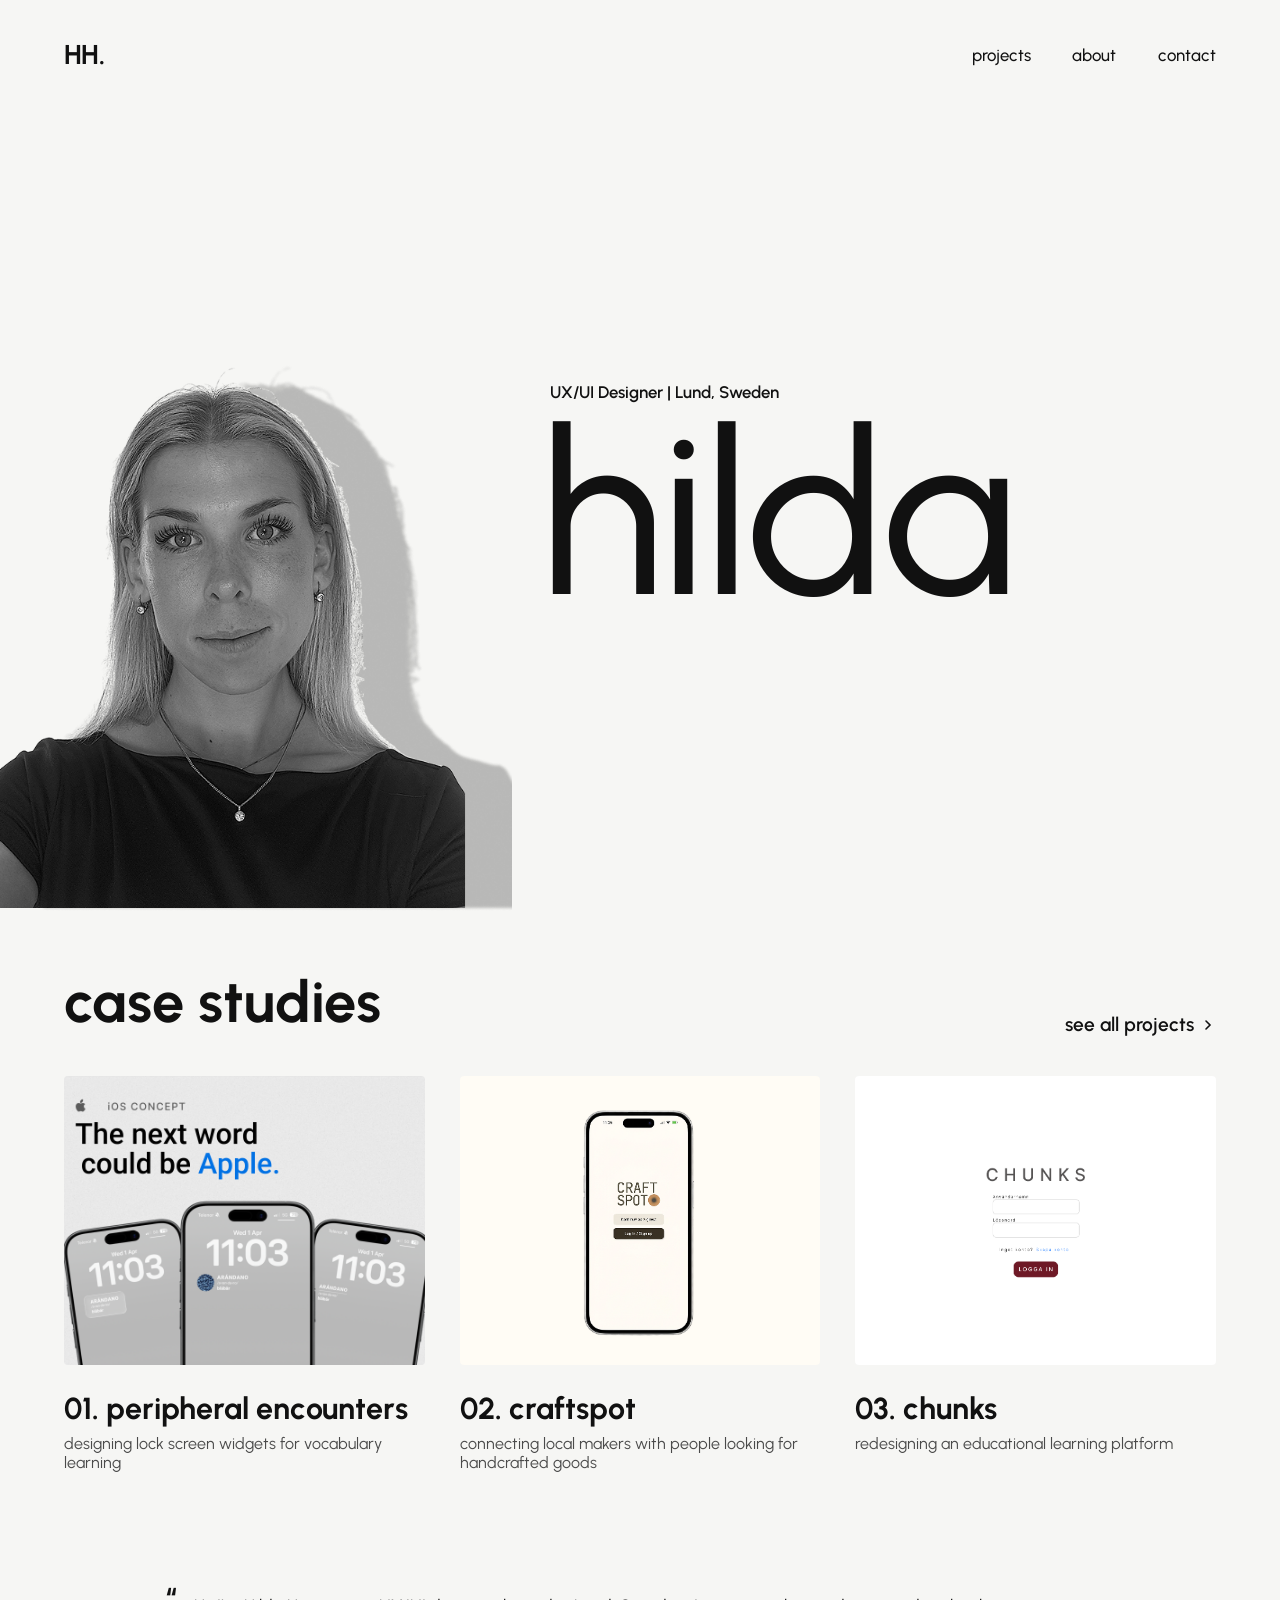
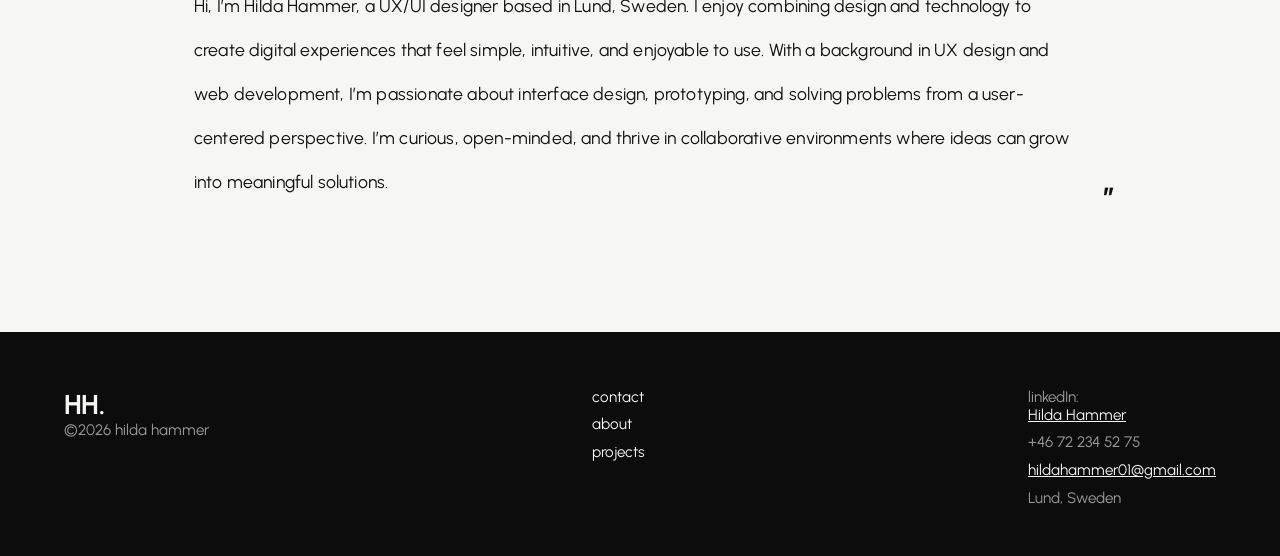
<file: index.html>
<!DOCTYPE html>
<html lang="en">
<head>
<meta charset="UTF-8">
<meta name="viewport" content="width=device-width, initial-scale=1.0">
<title>Hilda Hammer — UX/UI Designer</title>
<link rel="stylesheet" href="style.css">
<style>
     :root{
    --pad: 5vw;
  }

    main.wrap{
    max-width: none;
  }

  .site-header{
    padding-left: 5vw;
    padding-right: 5vw;
  }

  .hero{
    display: flex;
    align-items: flex-end;
    min-height: calc(100vh - 60px);
    gap: 3vw;
    margin-top: 0;

    width: 100vw;
    margin-left: calc(-50vw + 50%);
    padding-right: var(--pad);
  }
  .hero-photo{
    width: 40vw;
    aspect-ratio: 4/5;
    object-fit: cover;
    filter: grayscale(100%);
    align-self: flex-end;
  }
  .hero-copy .eyebrow{ margin-bottom: .5rem; }
  .hero-copy h1{
    font-family: var(--font-display);
    font-weight: 450;
    font-size: clamp(7rem, 18vw, 18rem);
    line-height: .9;
    margin: 0 0 0 -0.05em;
    letter-spacing: -0.01em;
  }

  .hero-copy{
    flex: 1;
    align-self: center;
  } 

  .section-head{
    display: flex;
    align-items: flex-end;
    justify-content: space-between;
    margin: 3.5rem 0 2.5rem;
    flex-wrap: wrap;
    gap: 1rem;
  }
  .section-head h2{
    font-family: var(--font-display);
    font-weight: 700;
    font-size: clamp(2.6rem, 5vw, 3.6rem);
    margin: 0;
  }

    .case-grid{
    display: grid;
    grid-template-columns: repeat(3, 1fr);
    gap: 2.2rem;
  }
  .case-card img{
    width: 100%;
    aspect-ratio: 4/3.2;
    object-fit: cover;
    border-radius: 4px;
    background: var(--card-bg);
    margin-bottom: 1.6rem;
  }
  .case-card h3{
    font-family: var(--font-display);
    font-weight: 700;
    font-size: 1.9rem;
    margin: 0 0 .4rem;
  }
  .case-card p{ margin: 0; color: var(--muted); }
  .case-card{ transition: opacity .15s ease; }
  .case-card:hover{ opacity: .82; }

  .intro-quote{
    margin: 7rem auto 2rem;
    max-width: 950px;
  }
    .intro-quote p{
    position: relative;
    font-size: 1.1rem;
    line-height: 2.5;
    letter-spacing: 0.01em;
    margin: 0;
    padding: 0 1.8rem;
  }
  .intro-quote p::before,
  .intro-quote p::after{
    content: "\201C";
    position: absolute;
    font-family: var(--font-display);
    font-weight: 700;
    font-size: 1.8rem;
    line-height: 1;
  }
  .intro-quote p::before{
    left: 0;
    top: 0;
  }
  .intro-quote p::after{
    right: 0;
    bottom: 0.3rem;
    transform: rotate(180deg);
  }

  @media (max-width: 760px){
    .hero{ flex-direction: column; align-items: center; min-height: auto; gap: 2rem; padding-right: 0; }
    .hero-photo{ width: 100%; aspect-ratio: 4/4.2; align-self: center; }    .case-grid{ grid-template-columns: 1fr; gap: 3rem; }
  }
</style>
</head>
<body>

<header class="site-header">
  <a href="index.html" class="logo">HH.</a>
  <button class="nav-toggle" aria-label="Toggle menu"><span></span><span></span><span></span></button>
  <nav class="nav">
    <a href="projects.html">projects</a>
    <a href="about.html">about</a>
    <a href="contact.html">contact</a>
  </nav>
</header>

<main class="wrap">

  <section class="hero">
<img class="hero-photo" src="images/me.png" alt="Portrait of Hilda Hammer">    <div class="hero-copy">
      <p class="eyebrow">UX/UI Designer | Lund, Sweden</p>
      <h1 class="dalmatian-text">hilda</h1>  
    </div>
  </section>

  <div class="section-head">
    <h2>case studies</h2>
    <a class="link-arrow" href="projects.html">
      see all projects
      <svg viewBox="0 0 24 24" fill="none" stroke="currentColor" stroke-width="2.4" stroke-linecap="round"><path d="M9 6l6 6-6 6"/></svg>
    </a>
  </div>

  <div class="case-grid">
    <a class="case-card" href="project-peripheral-encounters.html">
      <img src="images/mockup.png" alt="Peripheral Encounters project preview">
      <h3>01. peripheral encounters</h3>
      <p>designing lock screen widgets for vocabulary learning</p>
    </a>
    <a class="case-card" href="project-craftspot.html">
      <img src="images/craftspot/craftspot-logo.png" alt="CraftSpot project preview">
      <h3>02. craftspot</h3>
      <p>connecting local makers with people looking for handcrafted goods</p>
    </a>

        <a class="case-card" href="project-chunks.html">
      <img src="images/chunks/login.png" alt="Chunks project preview">
      <h3>03. chunks</h3>
      <p>redesigning an educational learning platform</p>
    </a>
  </div>

    <div class="intro-quote">
    <p>
      Hi, I’m Hilda Hammer, a UX/UI designer based in Lund, Sweden. 
      I enjoy combining design and technology to create digital experiences that feel simple, intuitive, and enjoyable to use. 
      With a background in UX design and web development, I’m passionate about interface design, prototyping, and solving problems from a user-centered perspective. 
      I’m curious, open-minded, and thrive in collaborative environments where ideas can grow into meaningful solutions.

    </p>
  </div>

</main>

<footer class="site-footer">
  <div class="footer-grid">
    <div class="footer-brand">
      <a href="index.html" class="logo">HH.</a>
      <p>©2026 hilda hammer</p>
    </div>
    <div class="footer-col">
      <a href="contact.html">contact</a>
      <a href="about.html">about</a>
      <a href="projects.html">projects</a>
    </div>
    <div class="footer-col">
      <p>linkedIn: <a class="footer-underline" href="https://www.linkedin.com/in/hildahammer" target="_blank" rel="noopener">Hilda Hammer</a></p>
      <p>+46 72 234 52 75</p>
      <p><a class="footer-underline" href="mailto:hildahammer01@gmail.com">hildahammer01@gmail.com</a></p>
      <p>Lund, Sweden</p>
    </div>
  </div>
</footer>

<script src="script.js"></script>
</body>
</html>
</file>
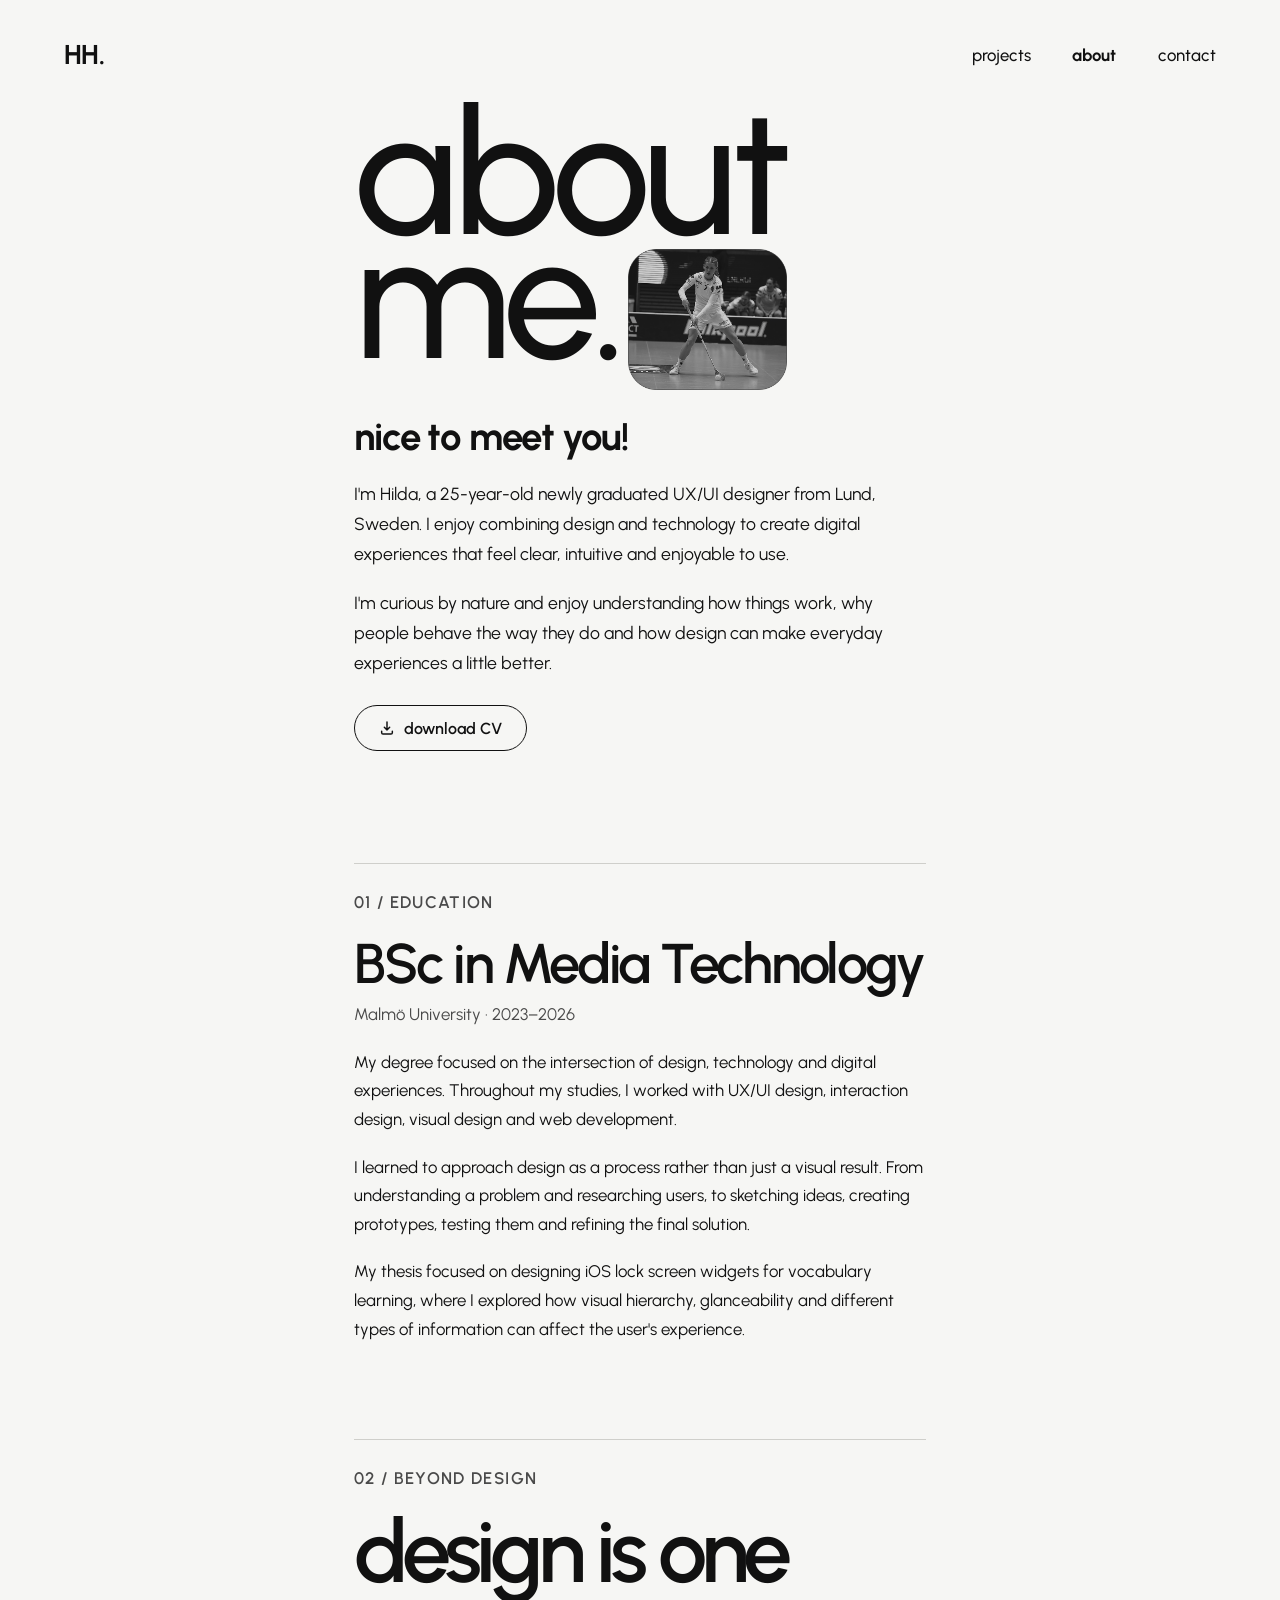
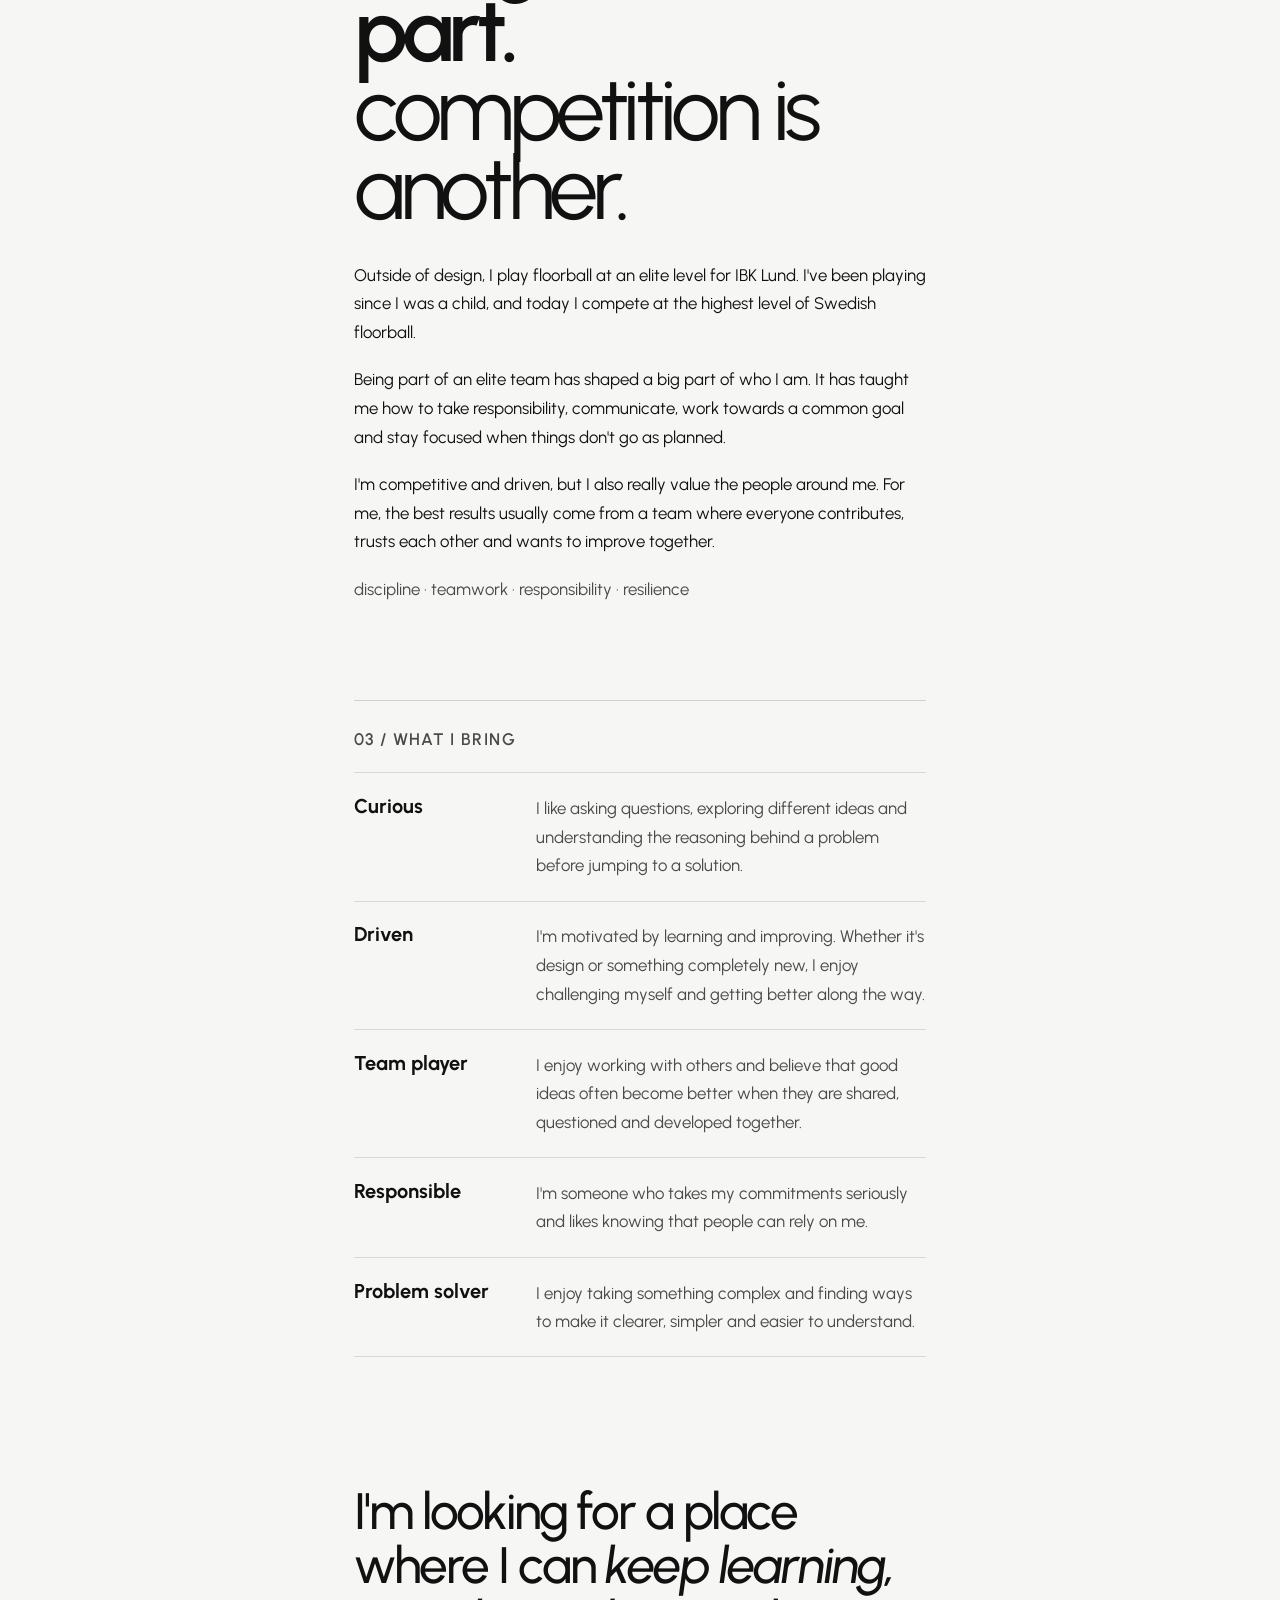
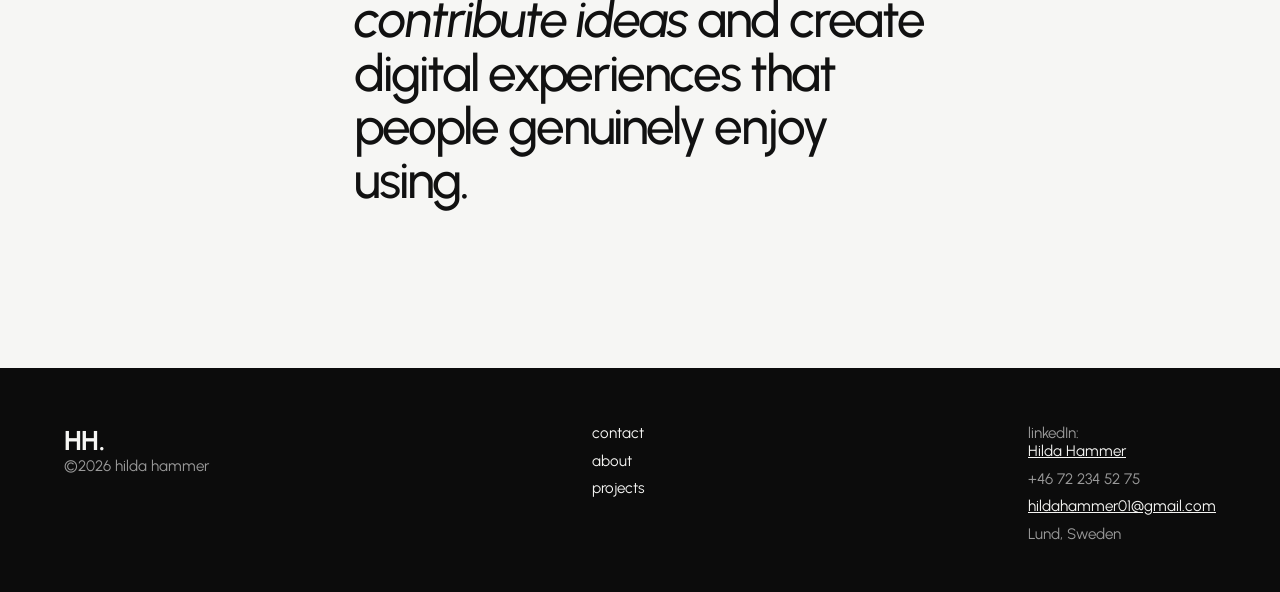
<file: about.html>
<!DOCTYPE html>
<html lang="en">
<head>
<meta charset="UTF-8">
<meta name="viewport" content="width=device-width, initial-scale=1.0">

<title>About — Hilda Hammer</title>

<link rel="stylesheet" href="style.css">

<style>

  /* ---------- ABOUT PAGE ---------- */
.about-hero {
  position: relative;
}

.page-title {
  font-family: var(--font-display);
  font-weight: 500;
  font-size: clamp(7rem, 15vw, 11rem);
  line-height: .7;
  letter-spacing: -0.03em;
  margin: 2.5rem 0 3.5rem;
  position: relative;
  width: fit-content;
}

.about-image {
  position: absolute;
  top: 0.78em;
  left: 100%;
  margin-left: -0.9em;
  width: 0.9em;
}

.about-image img {
  width: 100%;
  aspect-ratio: 219 / 195;
  border-radius: 0.14em;
  object-fit: cover;
  display: block;
}


  /* ---------- INTRO ---------- */

  .about-intro{
    margin-bottom: 7rem;
  }

  .about-intro h2{
    font-family: var(--font-display);
    font-weight: 700;
    font-size: clamp(1.9rem, 3.4vw, 2.4rem);
    margin: 0 0 1.2rem;
    letter-spacing: -0.03em;
  }

  .about-intro p{
    font-size: 1.1rem;
    line-height: 1.7;
    margin: 0 0 1.2rem;
  }


  /* ---------- SECTIONS ---------- */

  .about-section{
    border-top: 1px solid #cfcfcb;
    padding-top: 1.5rem;
    margin-bottom: 6rem;
  }

  .section-label{
    font-size: .85rem;
    text-transform: uppercase;
    letter-spacing: .08em;
    font-weight: 600;
    color: var(--muted);
    margin: 0 0 2rem;
  }


  /* ---------- STUDIES ---------- */

  .study-title{
    font-family: var(--font-display);
    font-size: clamp(2.2rem, 5vw, 3.5rem);
    line-height: 1;
    letter-spacing: -0.04em;
    font-weight: 600;
    margin: 0 0 .5rem;
  }

  .study-meta{
    font-size: 1rem;
    color: var(--muted);
    margin: 0 0 2rem;
  }

  .about-section p{
    font-size: 1.05rem;
    line-height: 1.7;
    margin: 0 0 1.2rem;
  }


  /* ---------- FLOORBALL ---------- */

  .floorball-heading{
    font-family: var(--font-display);
    font-size: clamp(3rem, 8vw, 5.5rem);
    line-height: .9;
    letter-spacing: -0.06em;
    font-weight: 600;
    margin: 0 0 2rem;
  }

  .floorball-heading span{
    display: block;
    font-weight: 400;
  }

  .floorball-note{
    font-size: .9rem;
    color: var(--muted);
    margin-top: 2rem;
  }


  /* ---------- QUALITIES ---------- */

  .qualities{
    display: flex;
    flex-direction: column;
  }

  .quality{
    display: grid;
    grid-template-columns: 150px 1fr;
    gap: 2rem;
    padding: 1.3rem 0;
    border-bottom: 1px solid #d8d8d4;
  }

  .quality:first-child{
    border-top: 1px solid #d8d8d4;
  }

  .quality h3{
    font-family: var(--font-display);
    font-size: 1.25rem;
    font-weight: 700;
    margin: 0;
  }

  .quality p{
    margin: 0 !important;
    color: var(--muted);
  }


  /* ---------- FINAL STATEMENT ---------- */

  .about-final{
    margin: 8rem 0 2rem;
    padding-bottom: 2rem;
  }

  .about-final p{
    font-family: var(--font-display);
    font-size: clamp(2rem, 5vw, 3.2rem);
    line-height: 1.05;
    letter-spacing: -0.04em;
    font-weight: 500;
    margin: 0;
  }

  .about-final span{
    font-style: italic;
  }


  /* ---------- MOBILE ---------- */

  @media (max-width: 760px){

    .about-page{
      max-width: 100%;
    }

    .about-hero{
      /* image scales automatically with title font-size via em units */
    }

    .about-image{
      width: 1.6em;
    }

    .about-intro{
      margin-bottom: 5rem;
    }

    .about-section{
      margin-bottom: 5rem;
    }

    .quality{
      grid-template-columns: 1fr;
      gap: .4rem;
    }

    .floorball-heading{
      font-size: clamp(3.5rem, 16vw, 5rem);
    }

    .about-final{
      margin-top: 6rem;
    }

  }

</style>
</head>


<body>

<header class="site-header">

  <a href="index.html" class="logo">HH.</a>

  <button class="nav-toggle" aria-label="Toggle menu">
    <span></span>
    <span></span>
    <span></span>
  </button>

  <nav class="nav">
    <a href="projects.html">projects</a>
    <a href="about.html" class="active">about</a>
    <a href="contact.html">contact</a>
  </nav>

</header>


<main class="wrap about-page">


  <!-- ---------- TITLE ---------- -->

  <div class="about-hero">
  <h1 class="page-title">
    about<br>me.
    <span class="about-image">
      <img src="images/innebandy.png" alt="Hilda playing floorball">
    </span>
  </h1>
</div>


  <!-- ---------- INTRO ---------- -->

  <section class="about-intro">

    <h2>nice to meet you!</h2>

    <p>
      I'm Hilda, a 25-year-old newly graduated UX/UI designer
      from Lund, Sweden. I enjoy combining design and technology
      to create digital experiences that feel clear, intuitive
      and enjoyable to use.
    </p>

    <p>
      I'm curious by nature and enjoy understanding how things
      work, why people behave the way they do and how design can
      make everyday experiences a little better.
    </p>

    <a class="btn-cv" href="cv.pdf" target="_blank" rel="noopener">

      <svg viewBox="0 0 24 24"
           fill="none"
           stroke="currentColor"
           stroke-width="2.2"
           stroke-linecap="round"
           stroke-linejoin="round">

        <path d="M12 3v12m0 0l-4-4m4 4l4-4M4 17v2a2 2 0 002 2h12a2 2 0 002-2v-2"/>

      </svg>

      download CV

    </a>

  </section>



  <!-- ---------- EDUCATION ---------- -->

  <section class="about-section">

    <p class="section-label">01 / education</p>

    <h2 class="study-title">
      BSc in Media Technology
    </h2>

    <p class="study-meta">
      Malmö University · 2023–2026
    </p>

    <p>
      My degree focused on the intersection of design, technology
      and digital experiences. Throughout my studies, I worked with
      UX/UI design, interaction design, visual design and web
      development.
    </p>

    <p>
      I learned to approach design as a process rather than just
      a visual result. From understanding a problem and researching
      users, to sketching ideas, creating prototypes, testing them
      and refining the final solution.
    </p>

    <p>
      My thesis focused on designing iOS lock screen widgets for
      vocabulary learning, where I explored how visual hierarchy,
      glanceability and different types of information can affect
      the user's experience.
    </p>

  </section>



  <!-- ---------- FLOORBALL ---------- -->

  <section class="about-section">

    <p class="section-label">02 / beyond design</p>

    <h2 class="floorball-heading">
      design is one part.
      <span>competition is another.</span>
    </h2>

    <p>
      Outside of design, I play floorball at an elite level for
      IBK Lund. I've been playing since I was a child, and today
      I compete at the highest level of Swedish floorball.
    </p>

    <p>
      Being part of an elite team has shaped a big part of who I am.
      It has taught me how to take responsibility, communicate,
      work towards a common goal and stay focused when things
      don't go as planned.
    </p>

    <p>
      I'm competitive and driven, but I also really value the
      people around me. For me, the best results usually come from
      a team where everyone contributes, trusts each other and
      wants to improve together.
    </p>

    <p class="floorball-note">
      discipline · teamwork · responsibility · resilience
    </p>

  </section>



  <!-- ---------- QUALITIES ---------- -->

  <section class="about-section">

    <p class="section-label">03 / what I bring</p>

    <div class="qualities">

      <div class="quality">

        <h3>Curious</h3>

        <p>
          I like asking questions, exploring different ideas and
          understanding the reasoning behind a problem before
          jumping to a solution.
        </p>

      </div>


      <div class="quality">

        <h3>Driven</h3>

        <p>
          I'm motivated by learning and improving. Whether it's
          design or something completely new, I enjoy challenging
          myself and getting better along the way.
        </p>

      </div>


      <div class="quality">

        <h3>Team player</h3>

        <p>
          I enjoy working with others and believe that good ideas
          often become better when they are shared, questioned
          and developed together.
        </p>

      </div>


      <div class="quality">

        <h3>Responsible</h3>

        <p>
          I'm someone who takes my commitments seriously and likes
          knowing that people can rely on me.
        </p>

      </div>


      <div class="quality">

        <h3>Problem solver</h3>

        <p>
          I enjoy taking something complex and finding ways to make
          it clearer, simpler and easier to understand.
        </p>

      </div>

    </div>

  </section>



  <!-- ---------- FINAL ---------- -->

  <section class="about-final">

    <p>
      I'm looking for a place where I can
      <span>keep learning, contribute ideas</span>
      and create digital experiences that
      people genuinely enjoy using.
    </p>

  </section>


</main>



<footer class="site-footer">

  <div class="footer-grid">

    <div class="footer-brand">

      <a href="index.html" class="logo">HH.</a>

      <p>©2026 hilda hammer</p>

    </div>


    <div class="footer-col">

      <a href="contact.html">contact</a>
      <a href="about.html">about</a>
      <a href="projects.html">projects</a>

    </div>


    <div class="footer-col">

      <p>
        linkedIn:
        <a class="footer-underline"
           href="https://www.linkedin.com/in/hildahammer"
           target="_blank"
           rel="noopener">
          Hilda Hammer
        </a>
      </p>

      <p>+46 72 234 52 75</p>

      <p>
        <a class="footer-underline"
           href="mailto:hildahammer01@gmail.com">
          hildahammer01@gmail.com
        </a>
      </p>

      <p>Lund, Sweden</p>

    </div>

  </div>

</footer>


<script src="script.js"></script>

</body>
</html>
</file>
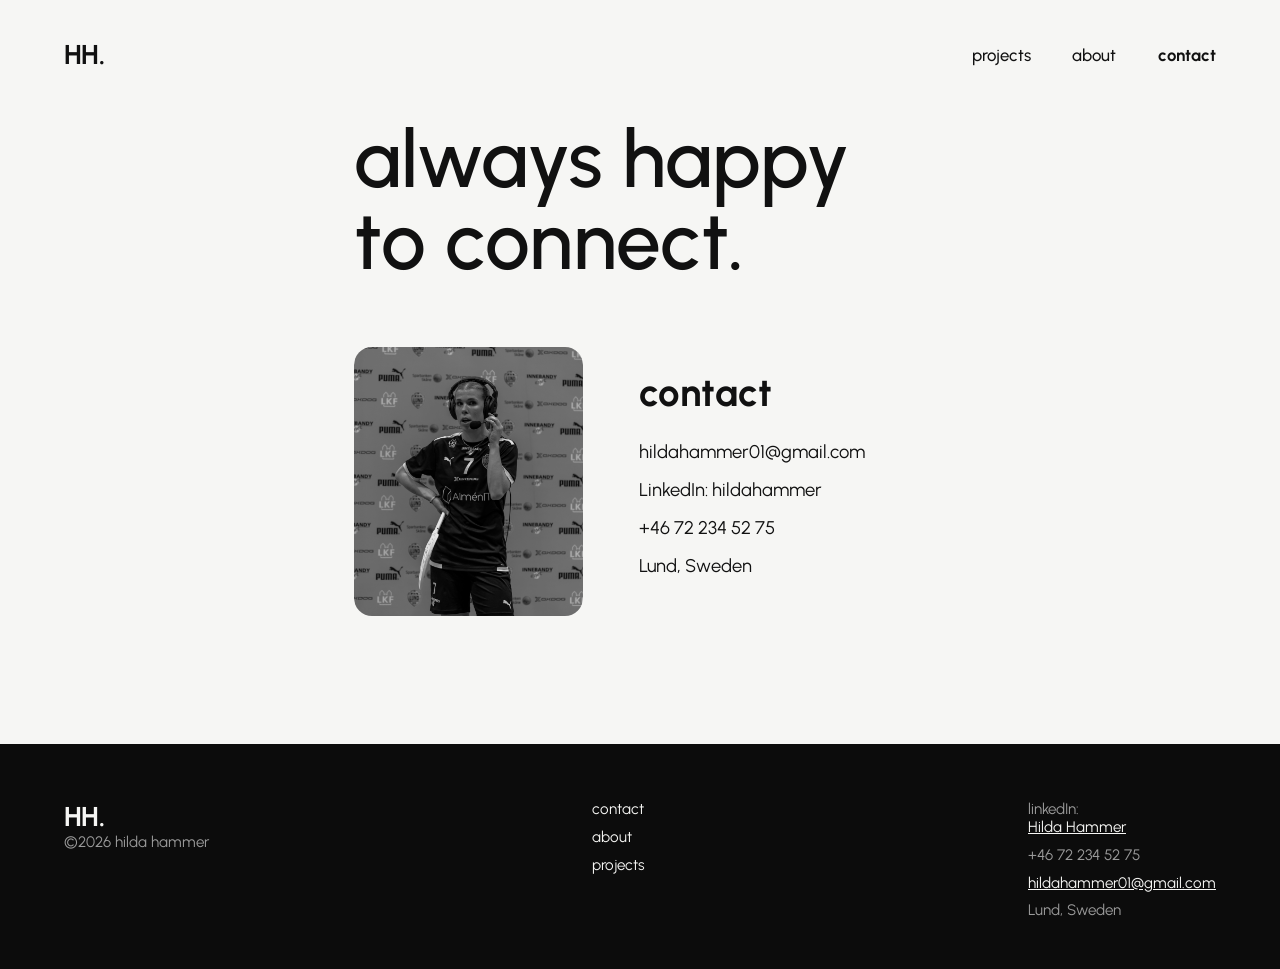
<file: contact.html>
<!DOCTYPE html>
<html lang="en">
<head>
<meta charset="UTF-8">
<meta name="viewport" content="width=device-width, initial-scale=1.0">
<title>Contact — Hilda Hammer</title>
<link rel="stylesheet" href="style.css">
<style>

  .contact-page{
    max-width: 700px;
    margin: 0 auto;
  }

  .page-title{
    font-family: var(--font-display);
    font-weight: 550;
    font-size: clamp(3rem, 7vw, 5rem);
    line-height: 1.02;
    margin: 3rem 0 4rem;
    max-width: 800px;
  }
  .contact-grid{
    display: grid;
    grid-template-columns: 0.8fr 1fr;
    gap: 3.5rem;
    align-items: center;
  }
  .contact-photo{
    width: 100%;
    max-width: 430px;
    border-radius: 18px;
    aspect-ratio: 0.85/1;
    object-fit: cover;
    filter: grayscale(100%);
  }
  .contact-info h2{
    font-family: var(--font-display);
    font-weight: 700;
    font-size: 2.4rem;
    margin: 0 0 1.6rem;
  }
  .contact-info p{
    font-size: 1.15rem;
    margin: 0 0 1rem;
  }
  .contact-info a:hover{ opacity: .7; }

  @media (max-width: 760px){
    .contact-grid{ grid-template-columns: 1fr; gap: 2.2rem; }
  }
</style>
</head>
<body>

<header class="site-header">
  <a href="index.html" class="logo">HH.</a>
  <button class="nav-toggle" aria-label="Toggle menu"><span></span><span></span><span></span></button>
    <nav class="nav">
      <a href="projects.html">projects</a>
      <a href="about.html">about</a>
      <a href="contact.html" class="active">contact</a>
  </nav>
</header>

<main class="wrap contact-page">
  <h1 class="page-title">always happy<br>to connect.</h1>

  <div class="contact-grid">
    <img class="contact-photo" src="images/contact.png" alt="Hilda at a floorball event">
    <div class="contact-info">
      <h2>contact</h2>
      <p><a href="mailto:hildahammer01@gmail.com">hildahammer01@gmail.com</a></p>
      <p>LinkedIn: <a href="https://www.linkedin.com/in/hildahammer" target="_blank" rel="noopener">hildahammer</a></p>
      <p><a href="tel:+46722345275">+46 72 234 52 75</a></p>
      <p>Lund, Sweden</p>
    </div>
  </div>
</main>

<footer class="site-footer">
  <div class="footer-grid">
    <div class="footer-brand">
        <a href="index.html" class="logo">HH.</a>
        <p>©2026 hilda hammer</p>
    </div>
    <div class="footer-col">
      <a href="contact.html">contact</a>
      <a href="about.html">about</a>
      <a href="projects.html">projects</a>
    </div>
    <div class="footer-col">
      <p>linkedIn: <a class="footer-underline" href="https://www.linkedin.com/in/hildahammer" target="_blank" rel="noopener">Hilda Hammer</a></p>
      <p>+46 72 234 52 75</p>
      <p><a class="footer-underline" href="mailto:hildahammer01@gmail.com">hildahammer01@gmail.com</a></p>
      <p>Lund, Sweden</p>
    </div>
  </div>
</footer>

<script src="script.js"></script>
</body>
</html>
</file>
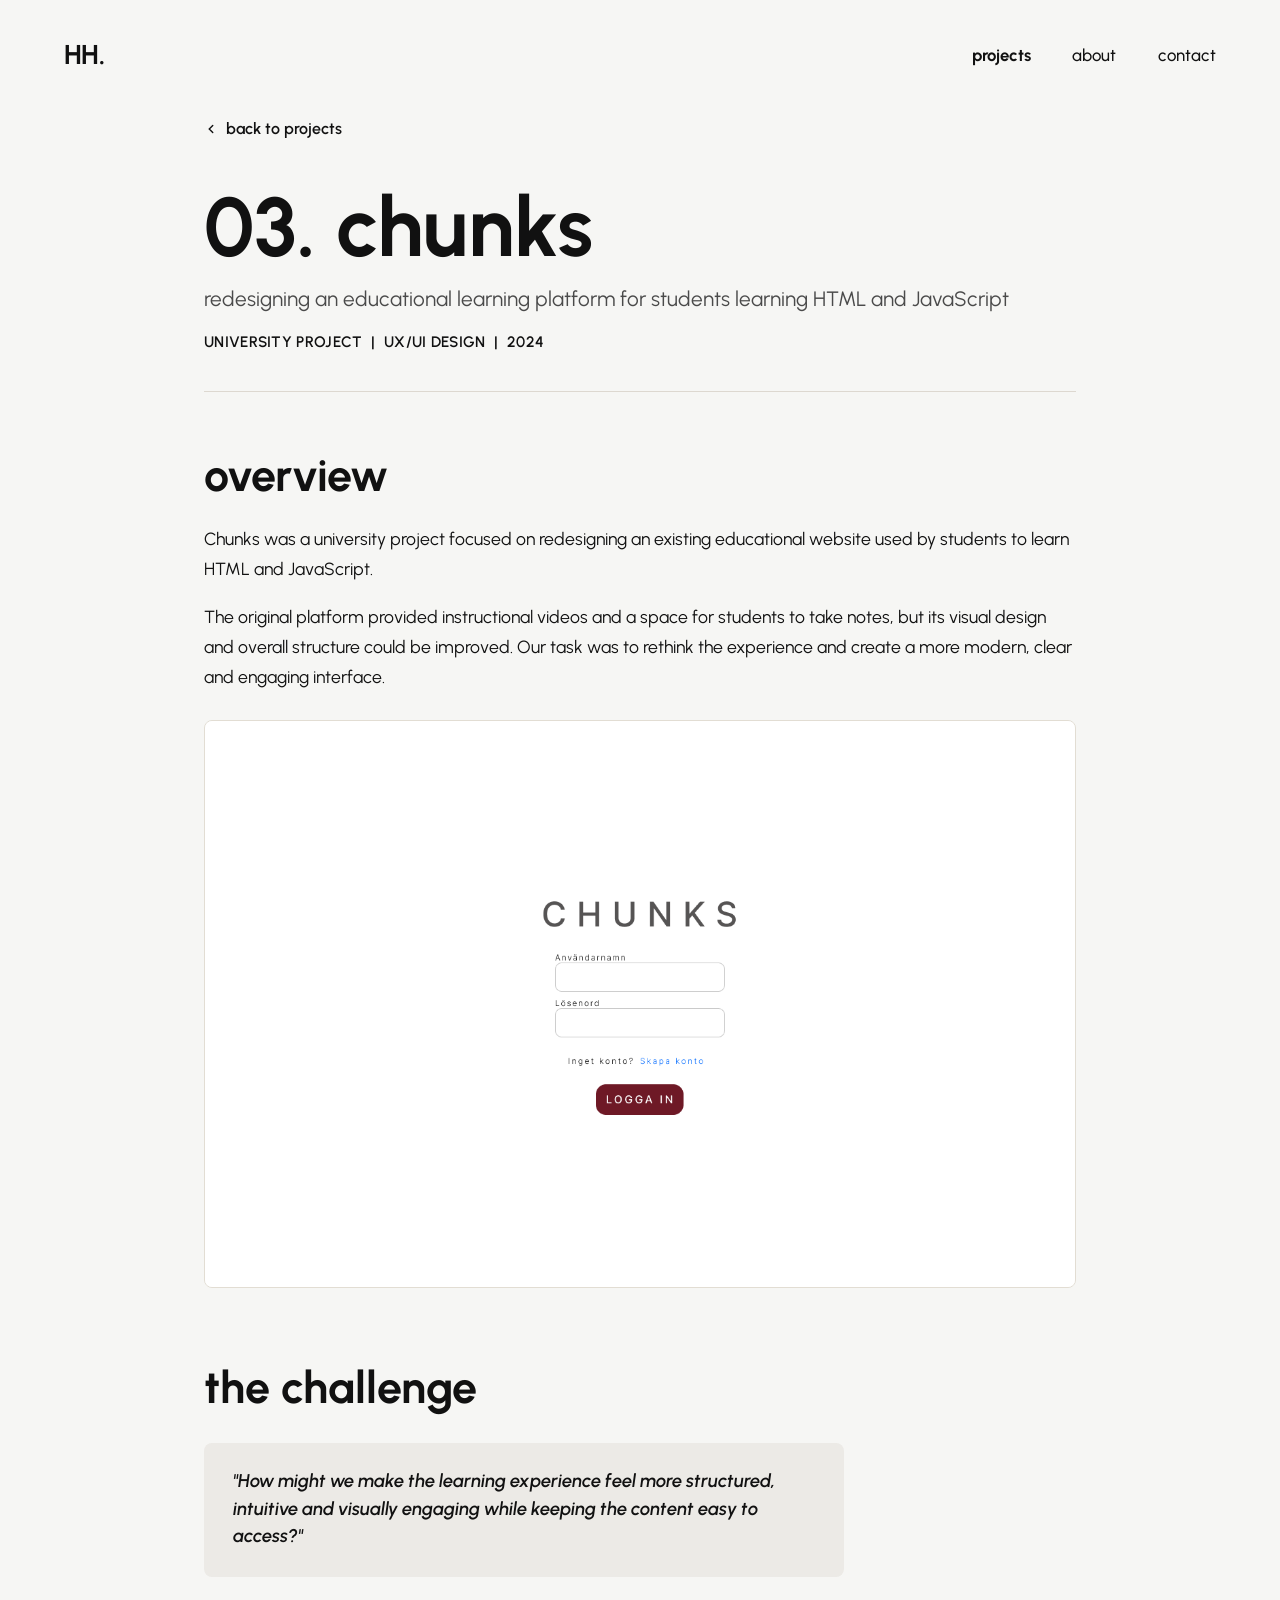
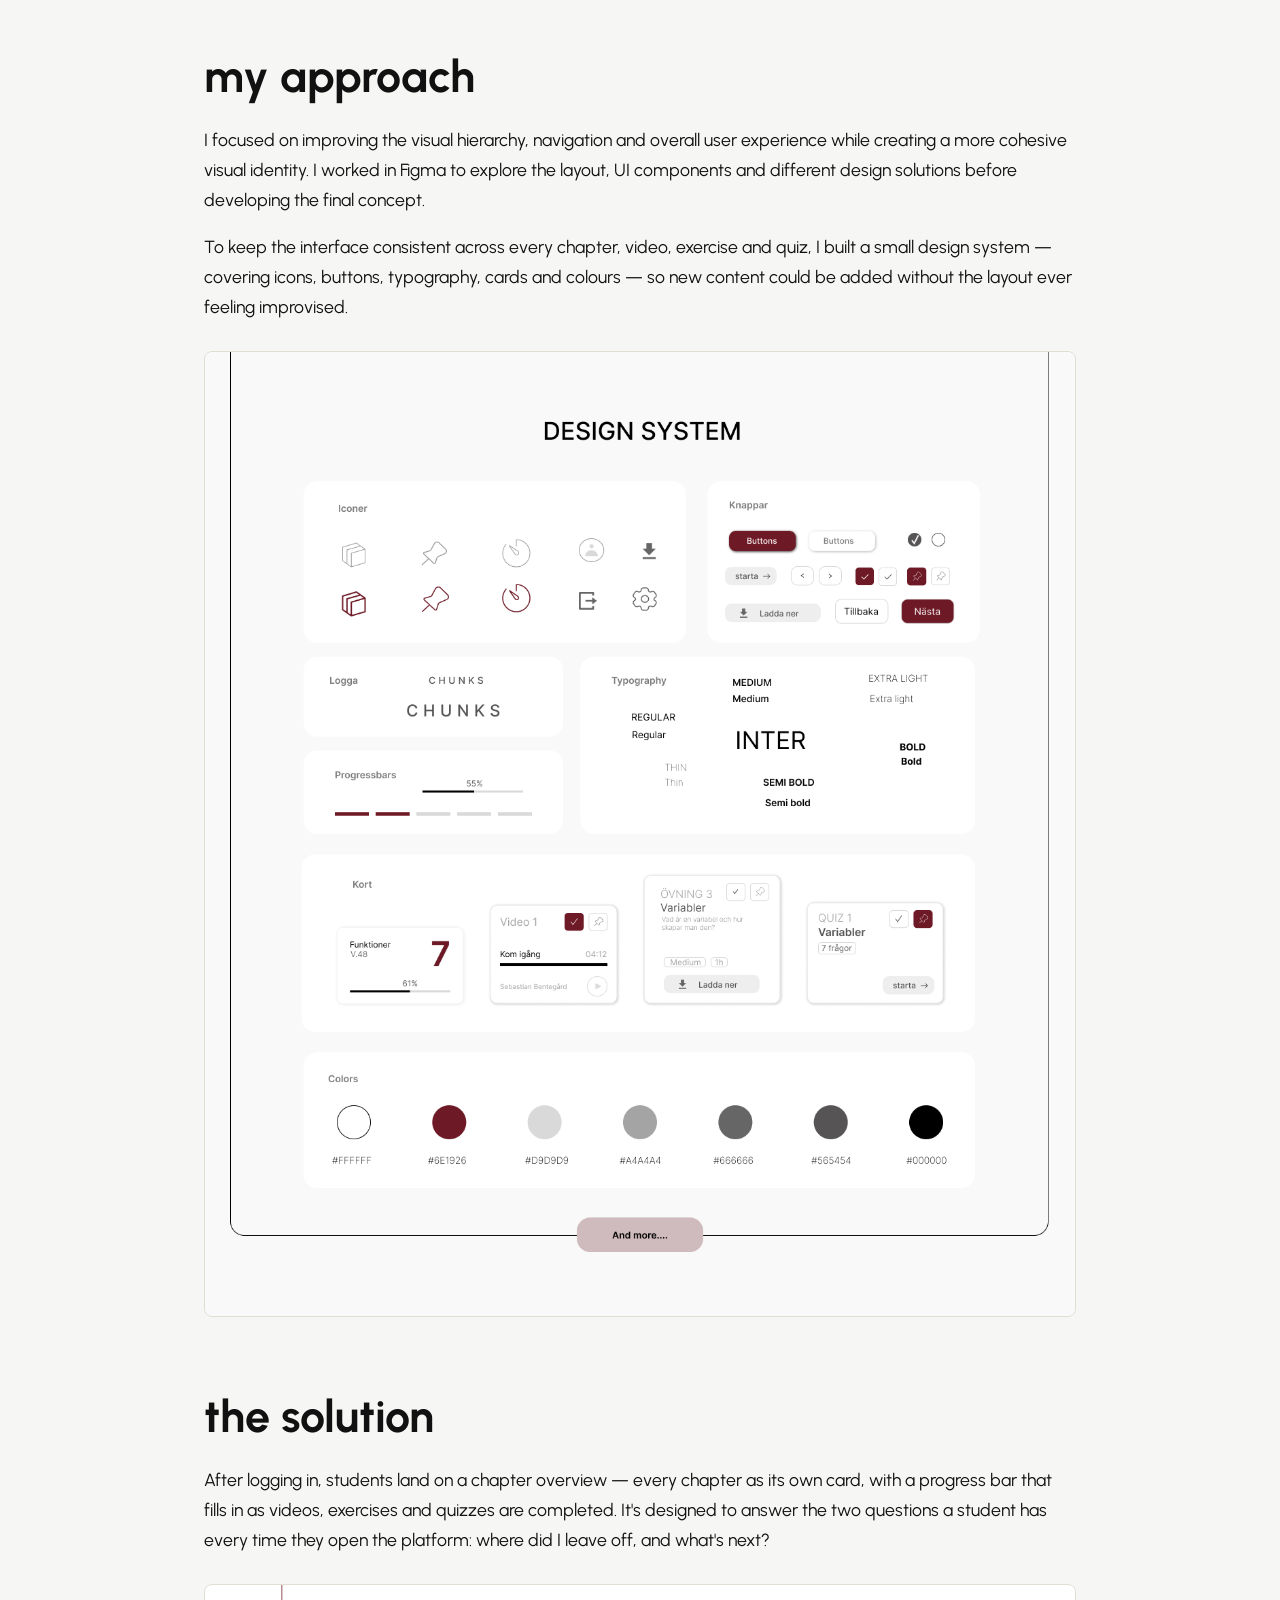
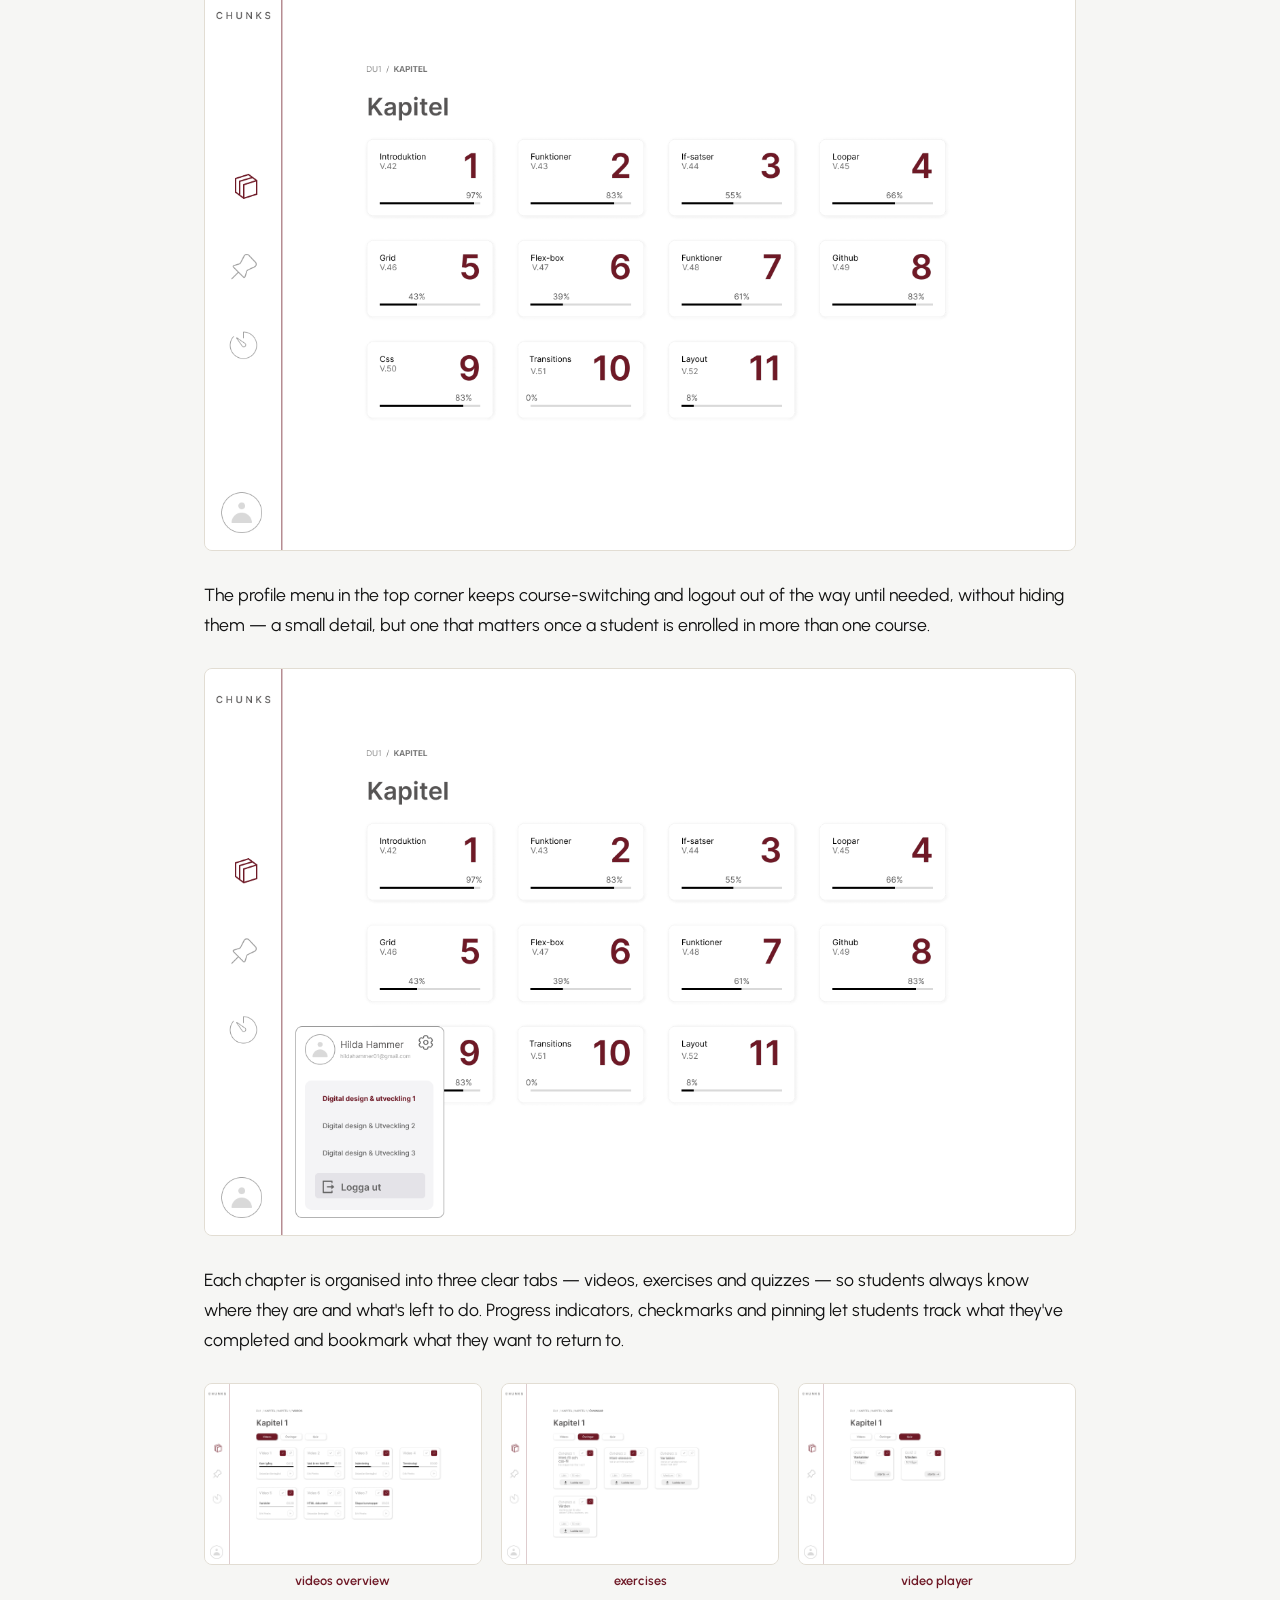
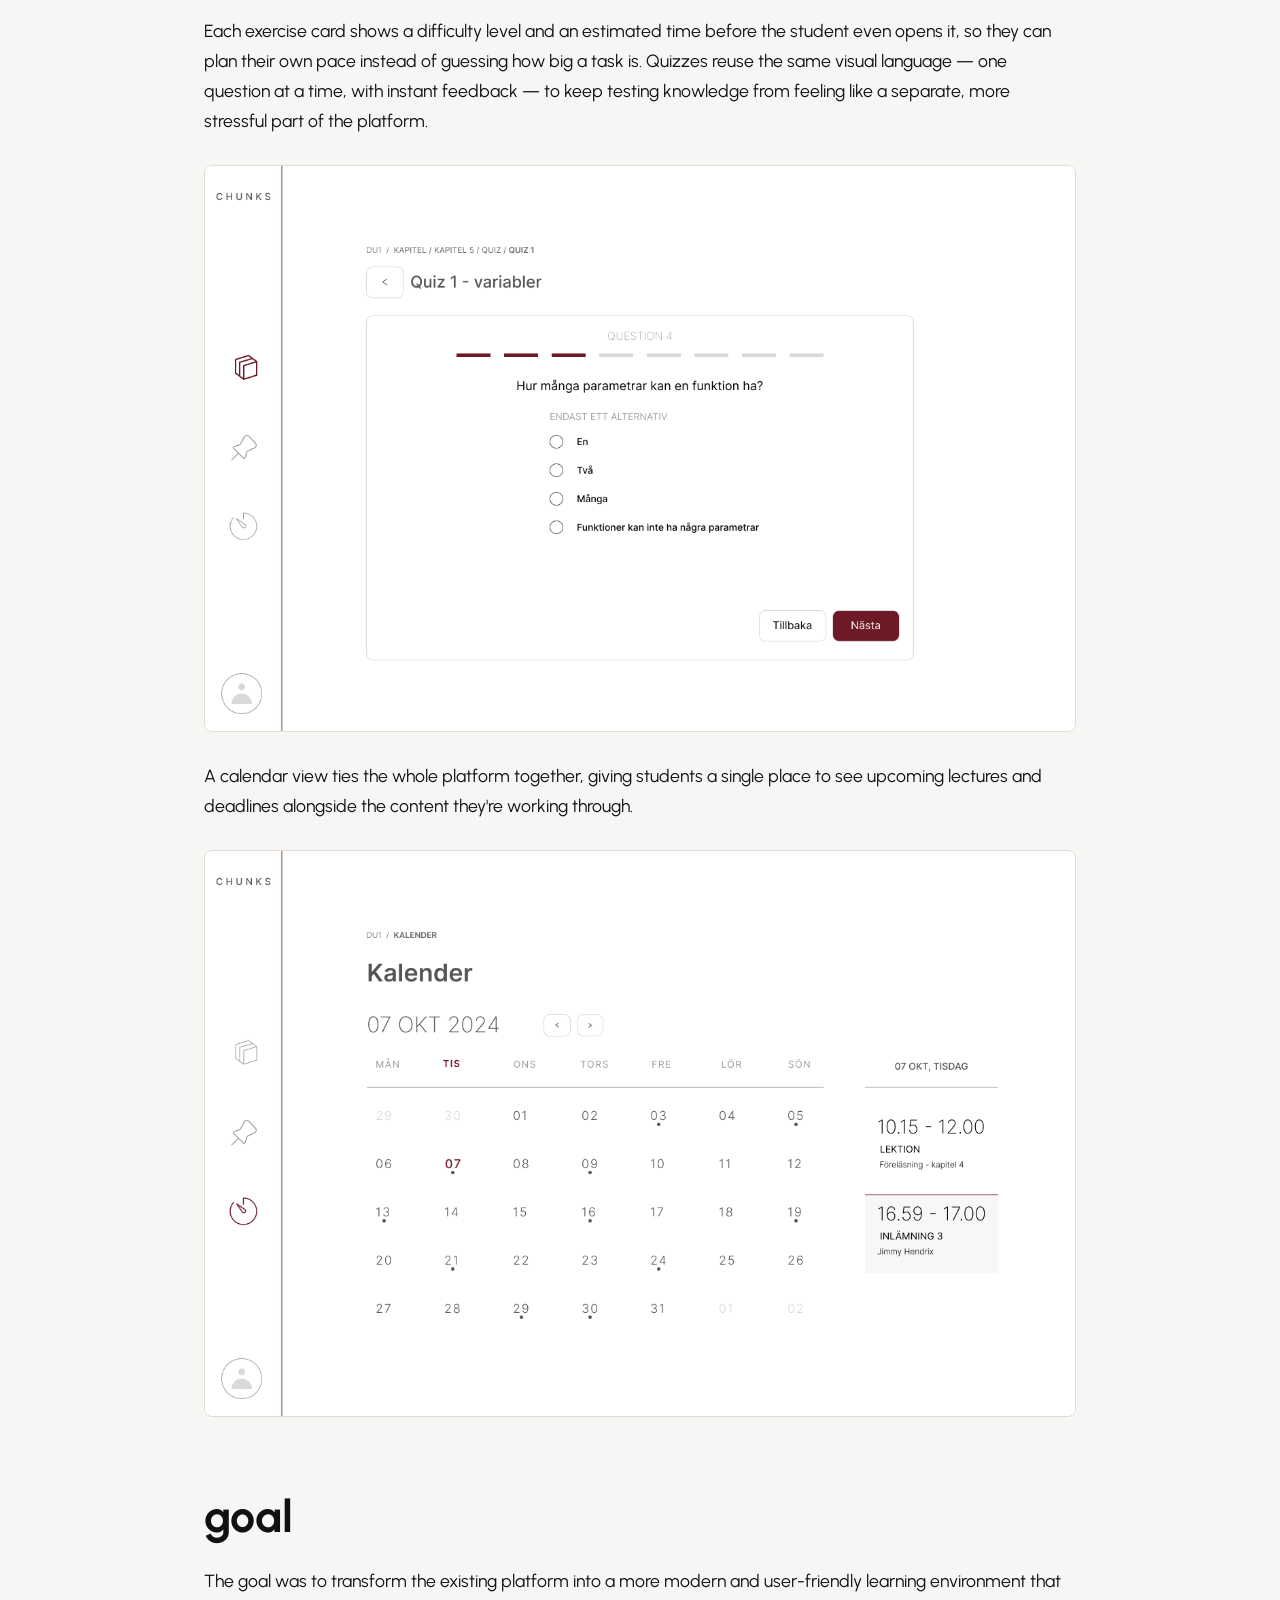
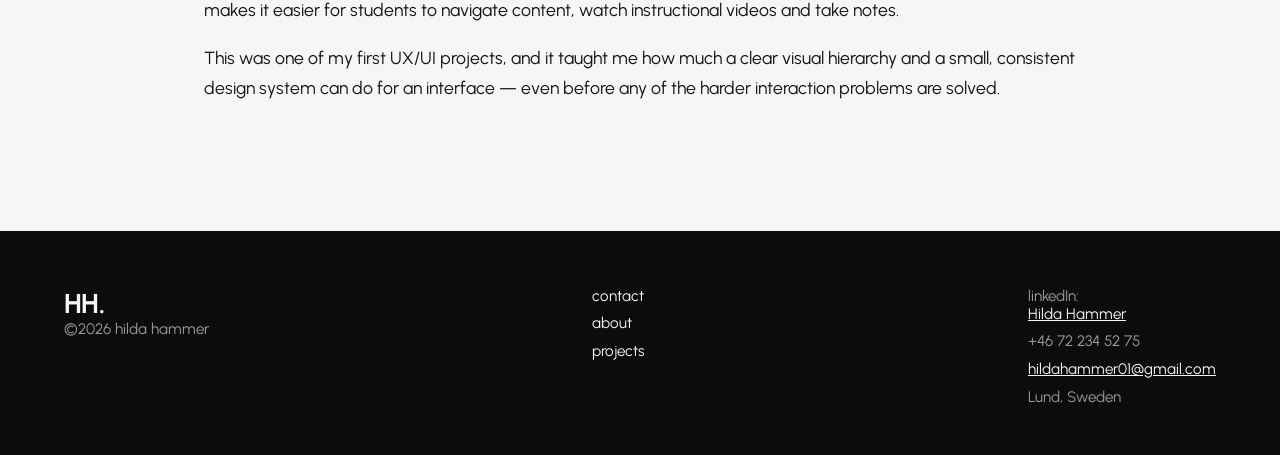
<file: project-chunks.html>
<!DOCTYPE html>
<html lang="en">
<head>
<meta charset="UTF-8">
<meta name="viewport" content="width=device-width, initial-scale=1.0">
<title>Chunks — Hilda Hammer</title>
<meta name="description" content="Redesigning an educational learning platform for students learning HTML and JavaScript — a UX/UI case study by Hilda Hammer.">
<meta property="og:title" content="Chunks — Hilda Hammer">
<meta property="og:description" content="Redesigning an educational learning platform for students learning HTML and JavaScript.">
<meta property="og:type" content="article">
<meta property="og:image" content="images/chunks/login.png">
<meta name="twitter:card" content="summary_large_image">
<link rel="stylesheet" href="style.css">
<style>
  .case-title{
    font-family: var(--font-display);
    font-weight: 700;
    font-size: clamp(2.6rem, 7vw, 5.2rem);
    margin: 1.5rem 0 1rem;
    line-height: 1;
  }
  .case-subtitle{ font-size: 1.3rem; margin: 0 0 1.4rem; color: var(--muted); }
  .case-meta{
    font-family: var(--font-body);
    font-weight: 600;
    font-size: .95rem;
    letter-spacing: .02em;
    padding-bottom: 2.5rem;
    border-bottom: 1px solid #ddd8d0;
    margin-bottom: 3.5rem;
  }
  .case-section{ margin-bottom: 4.5rem; }
  .case-section h2{
    font-family: var(--font-display);
    font-weight: 700;
    font-size: clamp(2rem, 4vw, 2.8rem);
    margin: 0 0 1.4rem;
  }
  .case-section p{
    font-size: 1.1rem;
    line-height: 1.7;
    margin: 0 0 1.1rem;
  }
  .phone-grid{
    display: grid;
    grid-template-columns: repeat(auto-fit, minmax(160px, 1fr));
    gap: 1.2rem;
    margin: 1.8rem 0;
  }
  .phone-grid img{
    width: 100%;
    border-radius: 8px;
    border: 1px solid #e2ddd3;
  }
  .phone-grid figcaption{
    font-size: 0.8rem;
    font-weight: 600;
    color: #6e1926;
    text-align: center;
    margin-top: 0.5rem;
  }
  .process-image{
    width: 100%;
    border-radius: 8px;
    margin: 1.8rem 0;
    border: 1px solid #e2ddd3;
  }
  .hmw-box{
    background: var(--card-bg);
    border-radius: 8px;
    padding: 1.6rem 1.8rem;
    margin: 1.8rem 0;
    max-width: 640px;
  }
  .hmw-box p{
    font-family: var(--font-display);
    font-weight: 600;
    font-size: 1.15rem;
    font-style: italic;
    margin: 0 0 0.8rem;
    line-height: 1.5;
  }
  .hmw-box p:last-child{ margin-bottom: 0; }
  .case-signature{
    margin-top: 5rem;
    padding-top: 1.5rem;
    border-top: 1px solid #ddd8d0;
    font-size: 0.85rem;
    font-weight: 600;
    letter-spacing: 0.08em;
    color: #a8672b;
    text-transform: uppercase;
  }
</style>
</head>
<body>

<header class="site-header">
  <a href="index.html" class="logo">HH.</a>
  <button class="nav-toggle" aria-label="Toggle menu"><span></span><span></span><span></span></button>
    <nav class="nav">
      <a href="projects.html" class="active">projects</a>
      <a href="about.html">about</a>
      <a href="contact.html">contact</a>
  </nav>
</header>

<main class="wrap">

  <a class="back-link" href="projects.html">
    <svg viewBox="0 0 24 24" fill="none" stroke="currentColor" stroke-width="2.4" stroke-linecap="round"><path d="M15 6l-6 6 6 6"/></svg>
    back to projects
  </a>

  <h1 class="case-title">03. chunks</h1>
  <p class="case-subtitle">redesigning an educational learning platform for students learning HTML and JavaScript</p>
  <p class="case-meta">UNIVERSITY PROJECT&nbsp; | &nbsp;UX/UI DESIGN&nbsp; | &nbsp;2024</p>

  <section class="case-section">
    <h2>overview</h2>
    <p>Chunks was a university project focused on redesigning an existing educational website used by students to learn HTML and JavaScript.</p>
    <p>The original platform provided instructional videos and a space for students to take notes, but its visual design and overall structure could be improved. Our task was to rethink the experience and create a more modern, clear and engaging interface.</p>
    <img class="process-image" src="images/chunks/login.png" alt="Chunks login screen with the new visual identity">
  </section>

  <section class="case-section">
    <h2>the challenge</h2>
    <div class="hmw-box">
      <p>"How might we make the learning experience feel more structured, intuitive and visually engaging while keeping the content easy to access?"</p>
    </div>
  </section>

  <section class="case-section">
    <h2>my approach</h2>
    <p>I focused on improving the visual hierarchy, navigation and overall user experience while creating a more cohesive visual identity. I worked in Figma to explore the layout, UI components and different design solutions before developing the final concept.</p>
    <p>To keep the interface consistent across every chapter, video, exercise and quiz, I built a small design system — covering icons, buttons, typography, cards and colours — so new content could be added without the layout ever feeling improvised.</p>
    <img class="process-image" src="images/chunks/design-system.png" alt="Chunks design system: icons, buttons, typography, cards and colour palette">
  </section>

  <section class="case-section">
        <h2>the solution</h2>
    <p>After logging in, students land on a chapter overview — every chapter as its own card, with a progress bar that fills in as videos, exercises and quizzes are completed. It's designed to answer the two questions a student has every time they open the platform: where did I leave off, and what's next?</p>
    <img class="process-image" src="images/chunks/chapters.png" alt="Chapter overview showing all chapters with individual progress bars">
    <p>The profile menu in the top corner keeps course-switching and logout out of the way until needed, without hiding them — a small detail, but one that matters once a student is enrolled in more than one course.</p>
    <img class="process-image" src="images/chunks/chapters-menu.png" alt="Profile dropdown menu for switching between courses and logging out">
    <p>Each chapter is organised into three clear tabs — videos, exercises and quizzes — so students always know where they are and what's left to do. Progress indicators, checkmarks and pinning let students track what they've completed and bookmark what they want to return to.</p><figure class="phone-grid">
      <div><img src="images/chunks/pinned.png" alt="Video overview for a chapter with pinned and completed videos"><figcaption>videos overview</figcaption></div>
      <div><img src="images/chunks/exercises.png" alt="Exercises view for Chapter 1 with difficulty and time estimates"><figcaption>exercises</figcaption></div>
      <div><img src="images/chunks/video-player.png" alt="Video player showing an instructional video in progress"><figcaption>video player</figcaption></div>
    </figure>
    <p>Each exercise card shows a difficulty level and an estimated time before the student even opens it, so they can plan their own pace instead of guessing how big a task is. Quizzes reuse the same visual language — one question at a time, with instant feedback — to keep testing knowledge from feeling like a separate, more stressful part of the platform.</p>
    <img class="process-image" src="images/chunks/quiz.png" alt="Quiz question with multiple choice answers and instant feedback">
    <p>A calendar view ties the whole platform together, giving students a single place to see upcoming lectures and deadlines alongside the content they're working through.</p>
    <img class="process-image" src="images/chunks/calendar.png" alt="Calendar view showing lectures and upcoming deadlines">
  </section>

  <section class="case-section">
    <h2>goal</h2>
    <p>The goal was to transform the existing platform into a more modern and user-friendly learning environment that makes it easier for students to navigate content, watch instructional videos and take notes.</p>
    <p>This was one of my first UX/UI projects, and it taught me how much a clear visual hierarchy and a small, consistent design system can do for an interface — even before any of the harder interaction problems are solved.</p>
  </section>

</main>

<footer class="site-footer">
  <div class="footer-grid">
    <div class="footer-brand">
      <a href="index.html" class="logo">HH.</a>
      <p>©2026 hilda hammer</p>
    </div>
    <div class="footer-col">
      <a href="contact.html">contact</a>
      <a href="about.html">about</a>
      <a href="projects.html">projects</a>
    </div>
    <div class="footer-col">
      <p>linkedIn: <a class="footer-underline" href="https://www.linkedin.com/in/hildahammer" target="_blank" rel="noopener">Hilda Hammer</a></p>
      <p>+46 72 234 52 75</p>
      <p><a class="footer-underline" href="mailto:hildahammer01@gmail.com">hildahammer01@gmail.com</a></p>
      <p>Lund, Sweden</p>
    </div>
  </div>
</footer>

<script src="script.js"></script>
</body>
</html>
</file>
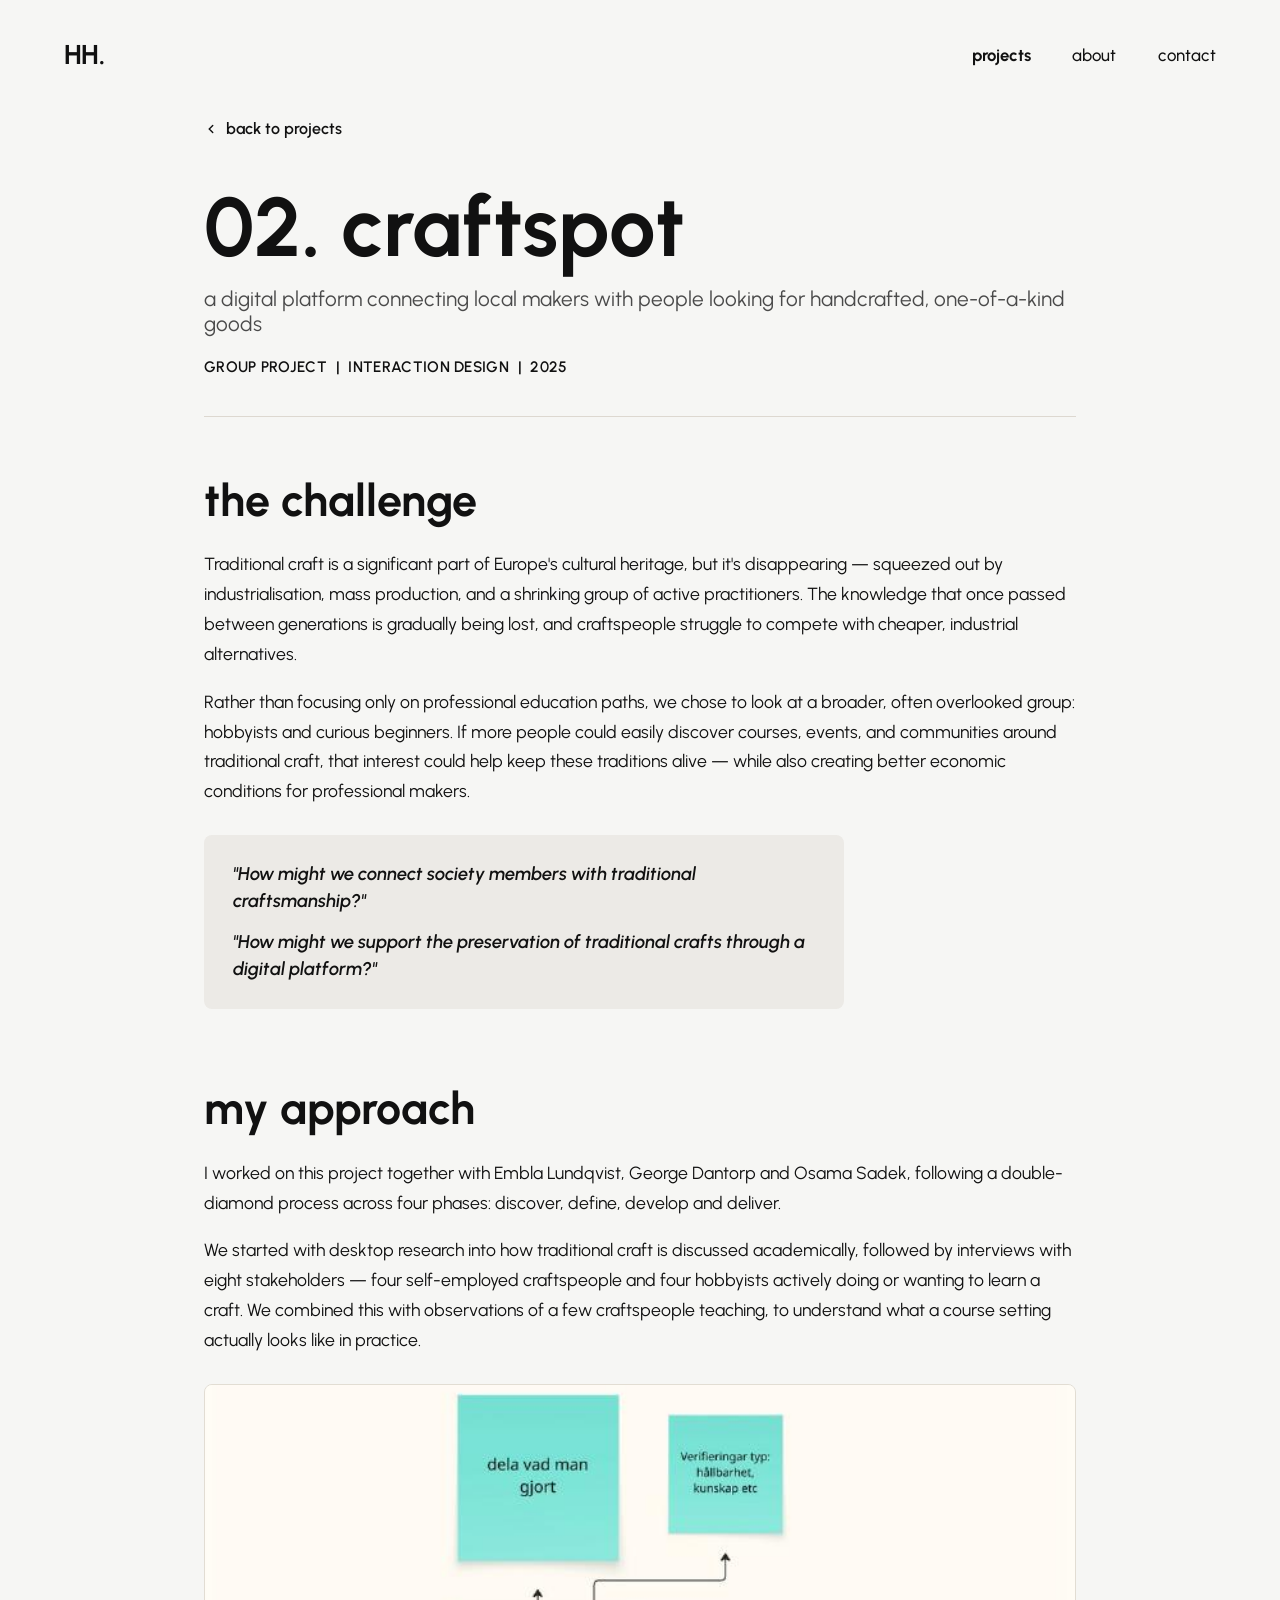
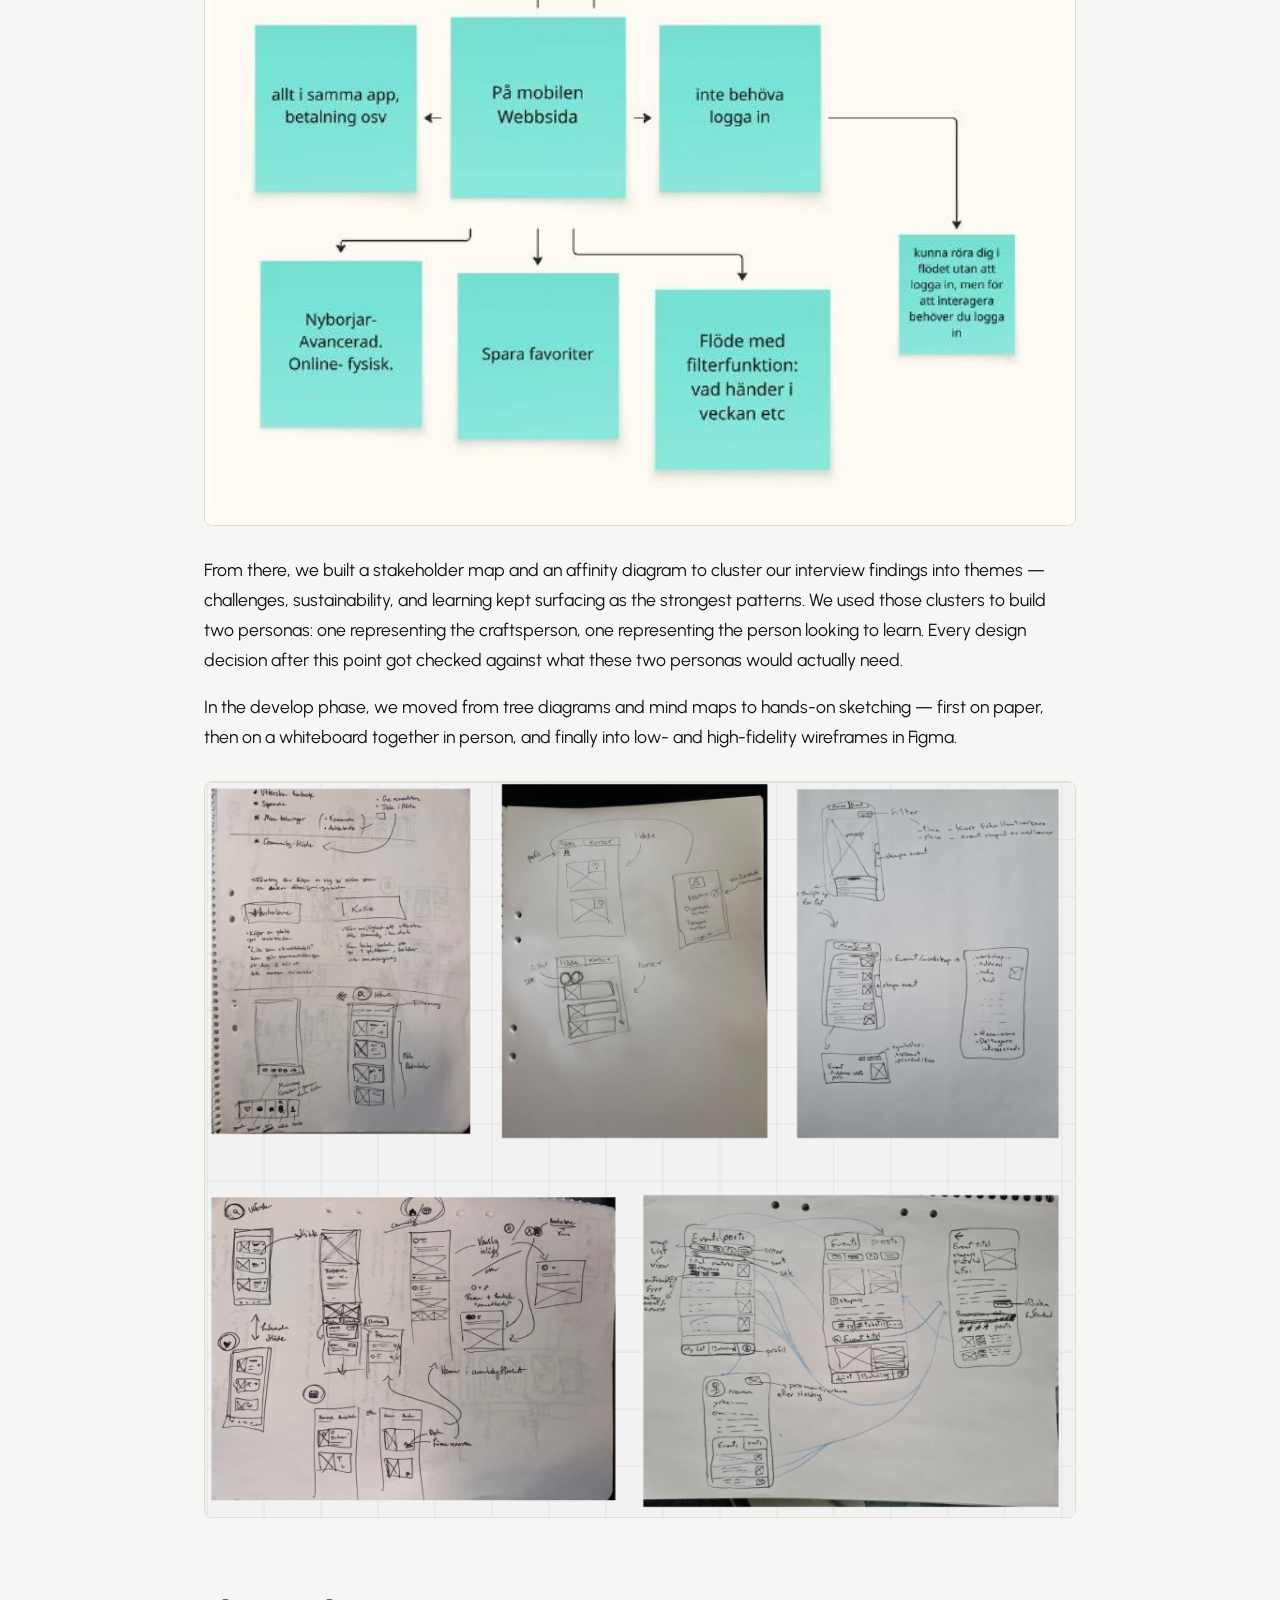
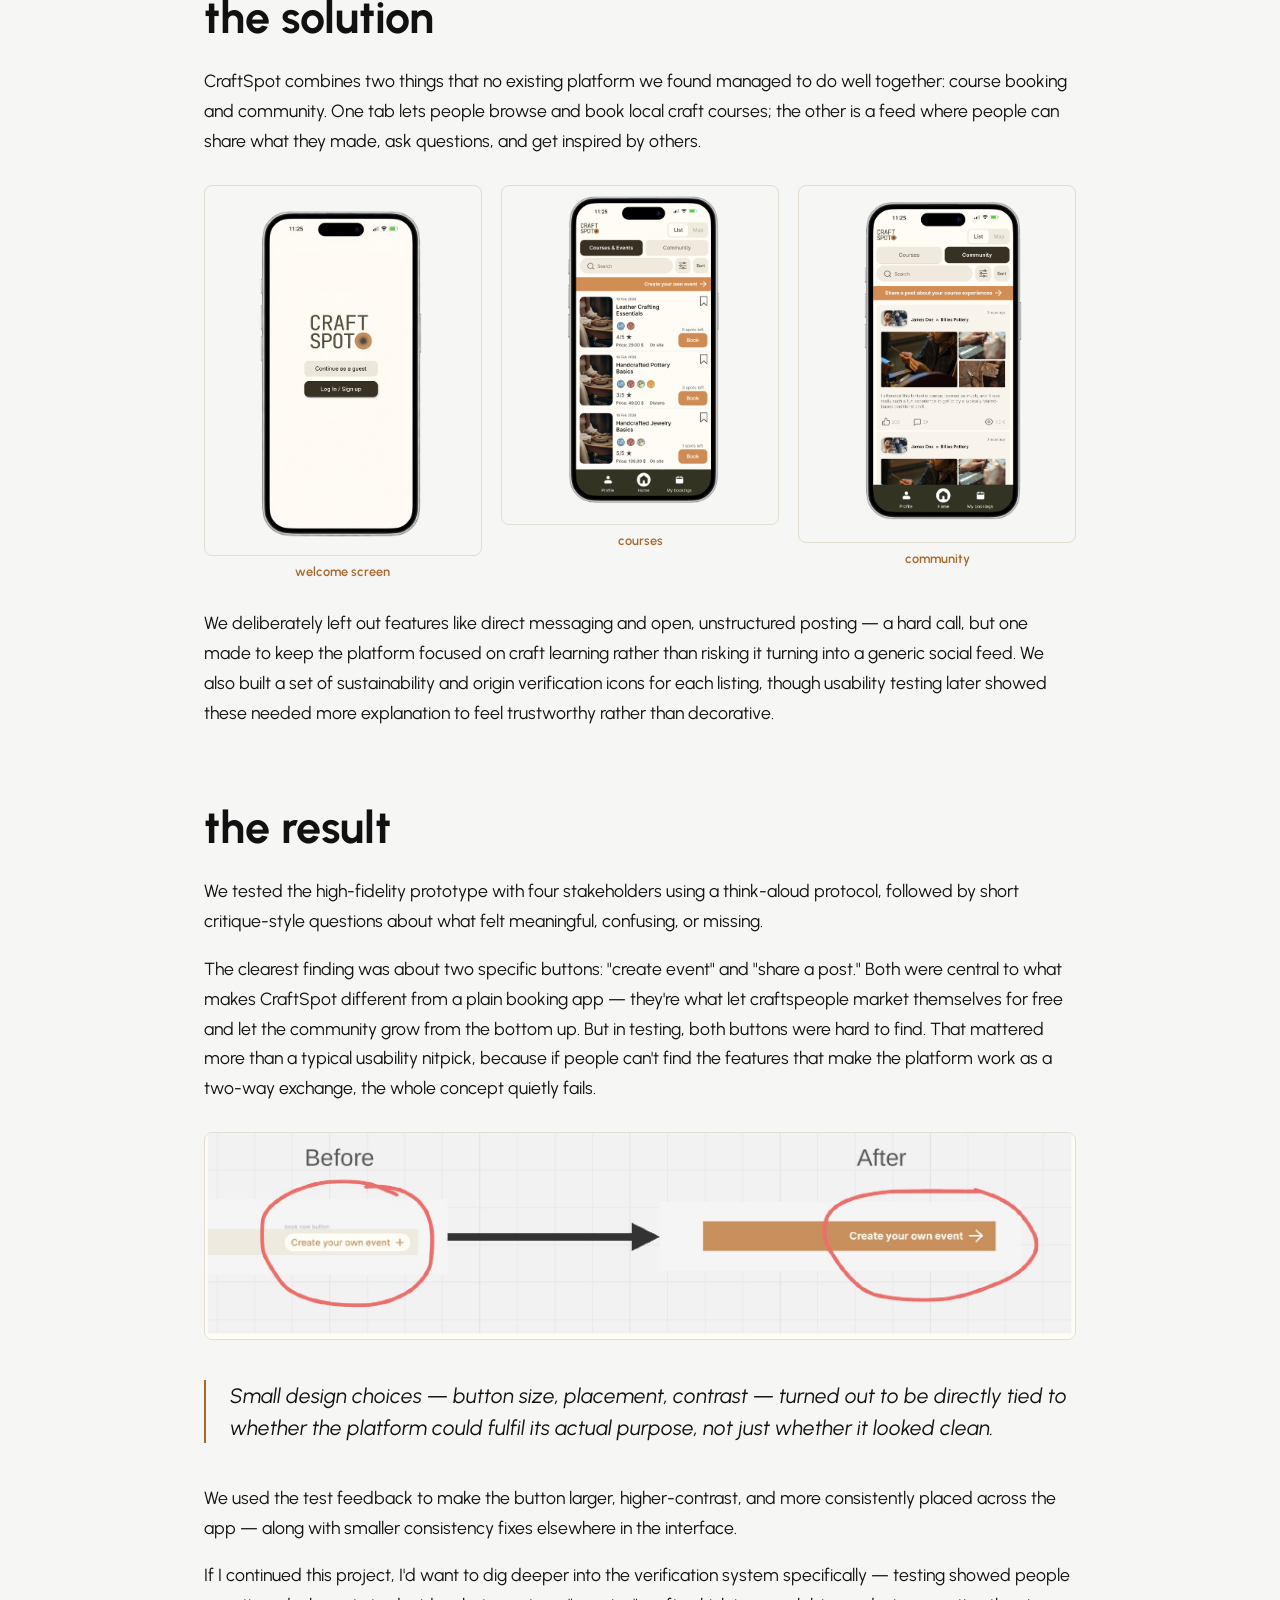
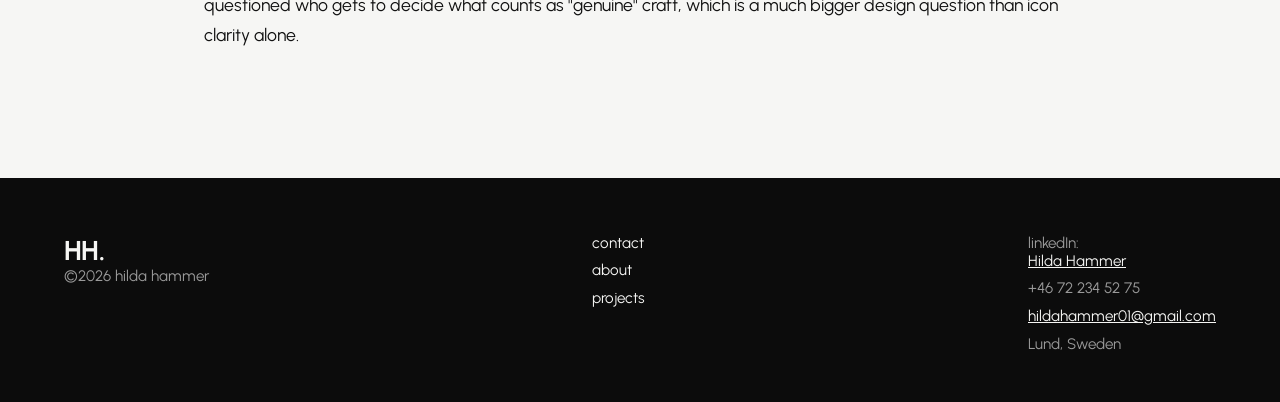
<file: project-craftspot.html>
<!DOCTYPE html>
<html lang="en">
<head>
<meta charset="UTF-8">
<meta name="viewport" content="width=device-width, initial-scale=1.0">
<title>CraftSpot — Hilda Hammer</title>
<link rel="stylesheet" href="style.css">
<style>
  .case-title{
    font-family: var(--font-display);
    font-weight: 700;
    font-size: clamp(2.6rem, 7vw, 5.2rem);
    margin: 1.5rem 0 1rem;
    line-height: 1;
  }
  .case-subtitle{ font-size: 1.3rem; margin: 0 0 1.4rem; color: var(--muted); }
  .case-meta{
    font-family: var(--font-body);
    font-weight: 600;
    font-size: .95rem;
    letter-spacing: .02em;
    padding-bottom: 2.5rem;
    border-bottom: 1px solid #ddd8d0;
    margin-bottom: 3.5rem;
  }
  .case-section{ margin-bottom: 4.5rem; }
  .case-section h2{
    font-family: var(--font-display);
    font-weight: 700;
    font-size: clamp(2rem, 4vw, 2.8rem);
    margin: 0 0 1.4rem;
  }
  .case-section p{
    font-size: 1.1rem;
    line-height: 1.7;
    margin: 0 0 1.1rem;
  }
  .phone-grid{
    display: grid;
    grid-template-columns: repeat(auto-fit, minmax(160px, 1fr));
    gap: 1.2rem;
    margin: 1.8rem 0;
  }
  .phone-grid img{
    width: 100%;
    border-radius: 8px;
    border: 1px solid #e2ddd3;
  }
  
  .phone-grid figcaption{
    font-size: 0.8rem;
    font-weight: 600;
    color: #a8672b;
    text-align: center;
    margin-top: 0.5rem;
  }
  
  .process-image{
    width: 100%;
    border-radius: 8px;
    margin: 1.8rem 0;
    border: 1px solid #e2ddd3;
  }
  .hmw-box{
    background: var(--card-bg);
    border-radius: 8px;
    padding: 1.6rem 1.8rem;
    margin: 1.8rem 0;
    max-width: 640px;
  }
  .hmw-box p{
    font-family: var(--font-display);
    font-weight: 600;
    font-size: 1.15rem;
    font-style: italic;
    margin: 0 0 0.8rem;
    line-height: 1.5;
  }
  .hmw-box p:last-child{ margin-bottom: 0; }
    .case-quote{
    border-left: 2px solid #a8672b;
    padding-left: 1.5rem;
    margin: 2.5rem 0;
    font-family: var(--font-display);
    font-size: 1.3rem;
    font-style: italic;
    line-height: 1.5;
  }
  .case-quote cite{
    display: block;
    font-family: var(--font-body);
    font-style: normal;
    font-size: 0.85rem;
    color: var(--muted);
    margin-top: 0.6rem;
  }
  .team-list{
    font-size: 1.05rem;
    color: var(--muted);
    margin: 0 0 1.1rem;
  }
  .case-signature{
    margin-top: 5rem;
    padding-top: 1.5rem;
    border-top: 1px solid #ddd8d0;
    font-size: 0.85rem;
    font-weight: 600;
    letter-spacing: 0.08em;
    color: #a8672b;
    text-transform: uppercase;
  }
</style>
</head>
<body>

<header class="site-header">
  <a href="index.html" class="logo">HH.</a>
  <button class="nav-toggle" aria-label="Toggle menu"><span></span><span></span><span></span></button>
    <nav class="nav">
      <a href="projects.html" class="active">projects</a>
      <a href="about.html">about</a>
      <a href="contact.html">contact</a>
  </nav>
</header>

<main class="wrap">

  <a class="back-link" href="projects.html">
    <svg viewBox="0 0 24 24" fill="none" stroke="currentColor" stroke-width="2.4" stroke-linecap="round"><path d="M15 6l-6 6 6 6"/></svg>
    back to projects
  </a>

  <h1 class="case-title">02. craftspot</h1>
  <p class="case-subtitle">a digital platform connecting local makers with people looking for handcrafted, one-of-a-kind goods</p>
  <p class="case-meta">GROUP PROJECT&nbsp; | &nbsp;INTERACTION DESIGN&nbsp; | &nbsp;2025</p>

  <section class="case-section">
    <h2>the challenge</h2>
    <p>Traditional craft is a significant part of Europe's cultural heritage, but it's disappearing — squeezed out by industrialisation, mass production, and a shrinking group of active practitioners. The knowledge that once passed between generations is gradually being lost, and craftspeople struggle to compete with cheaper, industrial alternatives.</p>
    <p>Rather than focusing only on professional education paths, we chose to look at a broader, often overlooked group: hobbyists and curious beginners. If more people could easily discover courses, events, and communities around traditional craft, that interest could help keep these traditions alive — while also creating better economic conditions for professional makers.</p>
    <div class="hmw-box">
      <p>"How might we connect society members with traditional craftsmanship?"</p>
      <p>"How might we support the preservation of traditional crafts through a digital platform?"</p>
    </div>
  </section>

  <section class="case-section">
    <h2>my approach</h2>
    <p>I worked on this project together with Embla Lundqvist, George Dantorp and Osama Sadek, following a double-diamond process across four phases: discover, define, develop and deliver.</p>
    <p>We started with desktop research into how traditional craft is discussed academically, followed by interviews with eight stakeholders — four self-employed craftspeople and four hobbyists actively doing or wanting to learn a craft. We combined this with observations of a few craftspeople teaching, to understand what a course setting actually looks like in practice.</p>
    <img class="process-image" src="images/craftspot/affinity-diagram.png" alt="Affinity diagram clustering insights from stakeholder interviews">
    <p>From there, we built a stakeholder map and an affinity diagram to cluster our interview findings into themes — challenges, sustainability, and learning kept surfacing as the strongest patterns. We used those clusters to build two personas: one representing the craftsperson, one representing the person looking to learn. Every design decision after this point got checked against what these two personas would actually need.</p>
    <p>In the develop phase, we moved from tree diagrams and mind maps to hands-on sketching — first on paper, then on a whiteboard together in person, and finally into low- and high-fidelity wireframes in Figma.</p>
    <img class="process-image" src="images/craftspot/sketches.png" alt="Early paper sketches and whiteboard sessions for the CraftSpot interface">
  </section>

  <section class="case-section">
    <h2>the solution</h2>
    <p>CraftSpot combines two things that no existing platform we found managed to do well together: course booking and community. One tab lets people browse and book local craft courses; the other is a feed where people can share what they made, ask questions, and get inspired by others.</p>
    <figure class="phone-grid">
      <div><img src="images/craftspot/splash.png" alt="CraftSpot splash screen"><figcaption>welcome screen</figcaption></div>
      <div><img src="images/craftspot/interface-courses.png" alt="Courses tab showing bookable pottery classes"><figcaption>courses</figcaption></div>
      <div><img src="images/craftspot/interface-community.png" alt="Community feed with shared course experiences"><figcaption>community</figcaption></div>
    </figure>
    <p>We deliberately left out features like direct messaging and open, unstructured posting — a hard call, but one made to keep the platform focused on craft learning rather than risking it turning into a generic social feed. We also built a set of sustainability and origin verification icons for each listing, though usability testing later showed these needed more explanation to feel trustworthy rather than decorative.</p>
  </section>

  <section class="case-section">
    <h2>the result</h2>
    <p>We tested the high-fidelity prototype with four stakeholders using a think-aloud protocol, followed by short critique-style questions about what felt meaningful, confusing, or missing.</p>
    <p>The clearest finding was about two specific buttons: "create event" and "share a post." Both were central to what makes CraftSpot different from a plain booking app — they're what let craftspeople market themselves for free and let the community grow from the bottom up. But in testing, both buttons were hard to find. That mattered more than a typical usability nitpick, because if people can't find the features that make the platform work as a two-way exchange, the whole concept quietly fails.</p>
    <img class="process-image" src="images/craftspot/before-after.png" alt="Before and after comparison of the create-event button">
    <blockquote class="case-quote">
      Small design choices — button size, placement, contrast — turned out to be directly tied to whether the platform could fulfil its actual purpose, not just whether it looked clean.
    </blockquote>
    <p>We used the test feedback to make the button larger, higher-contrast, and more consistently placed across the app — along with smaller consistency fixes elsewhere in the interface.</p>
    <p>If I continued this project, I'd want to dig deeper into the verification system specifically — testing showed people questioned who gets to decide what counts as "genuine" craft, which is a much bigger design question than icon clarity alone.</p>
  </section>

</main>

<footer class="site-footer">
  <div class="footer-grid">
    <div class="footer-brand">
      <a href="index.html" class="logo">HH.</a>
      <p>©2026 hilda hammer</p>
    </div>
    <div class="footer-col">
      <a href="contact.html">contact</a>
      <a href="about.html">about</a>
      <a href="projects.html">projects</a>
    </div>
    <div class="footer-col">
      <p>linkedIn: <a class="footer-underline" href="https://www.linkedin.com/in/hildahammer" target="_blank" rel="noopener">Hilda Hammer</a></p>
      <p>+46 72 234 52 75</p>
      <p><a class="footer-underline" href="mailto:hildahammer01@gmail.com">hildahammer01@gmail.com</a></p>
      <p>Lund, Sweden</p>
    </div>
  </div>
</footer>

<script src="script.js"></script>
</body>
</html>
</file>
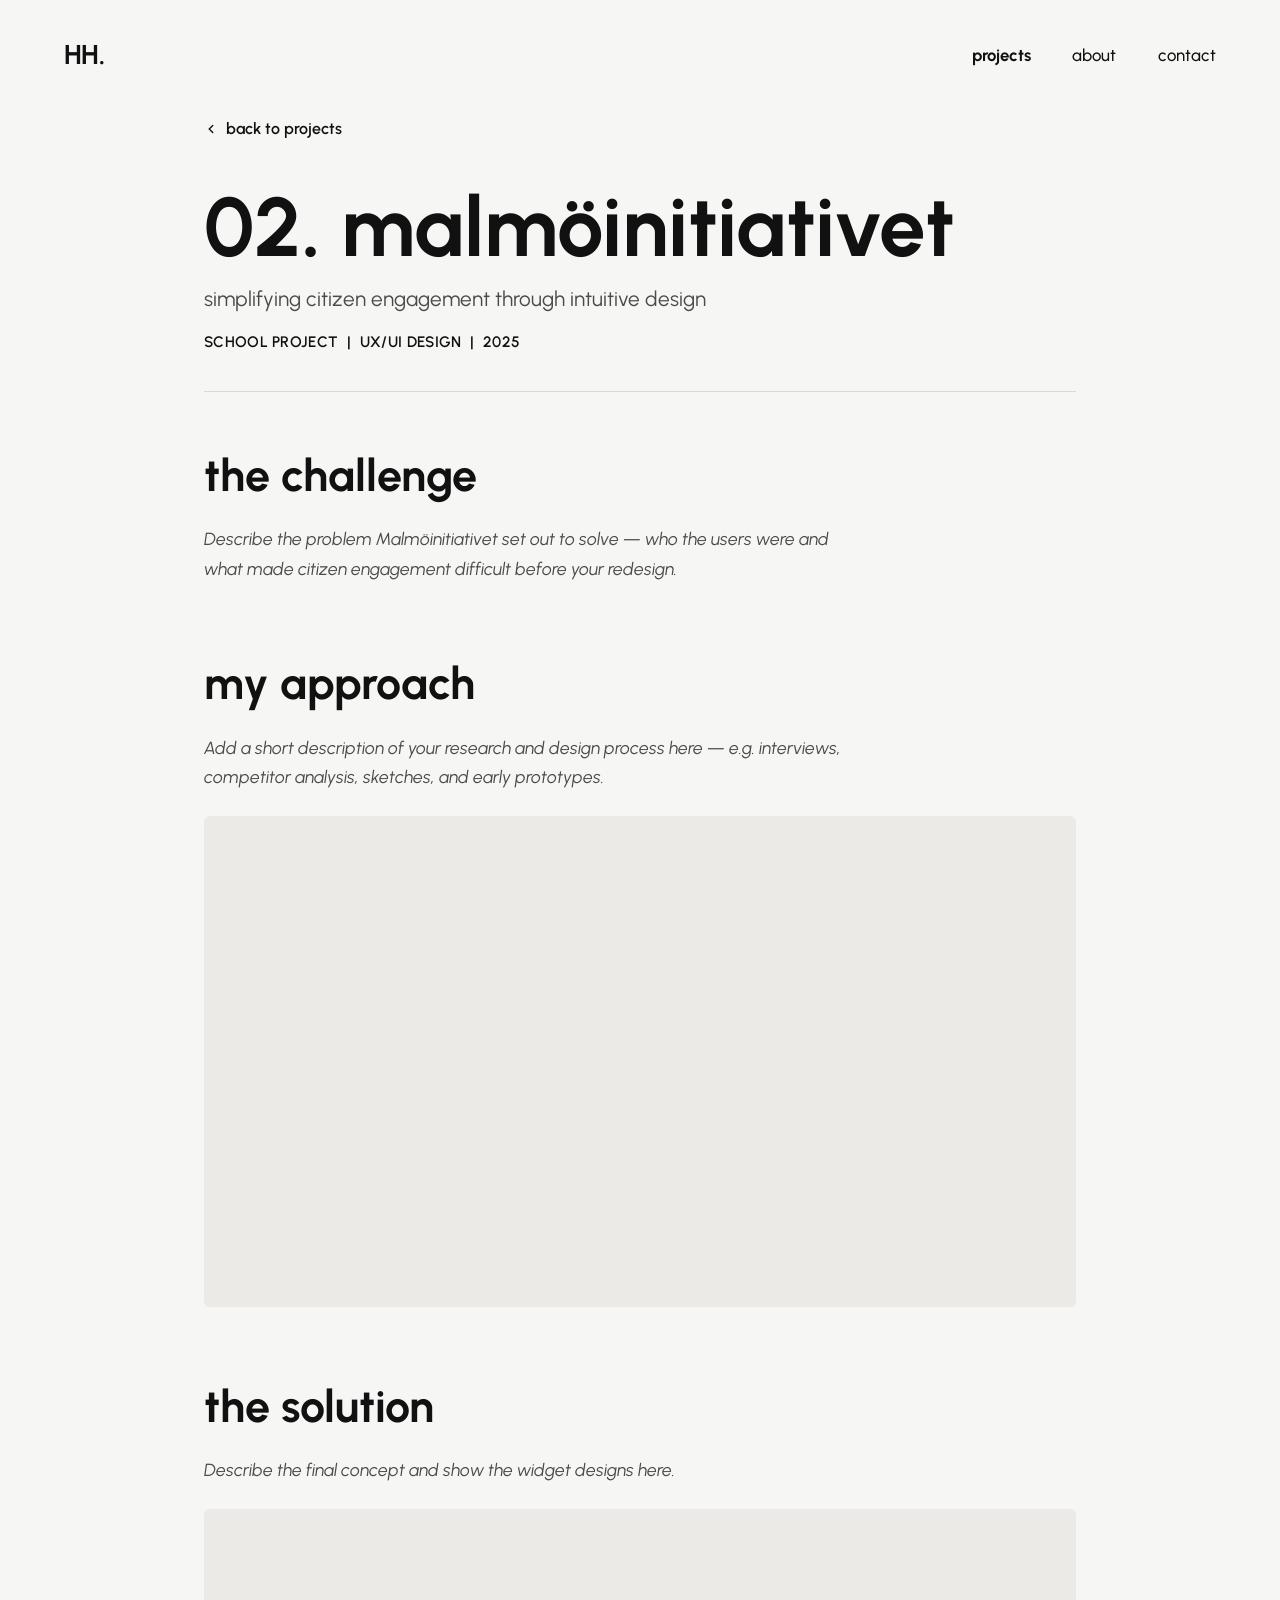
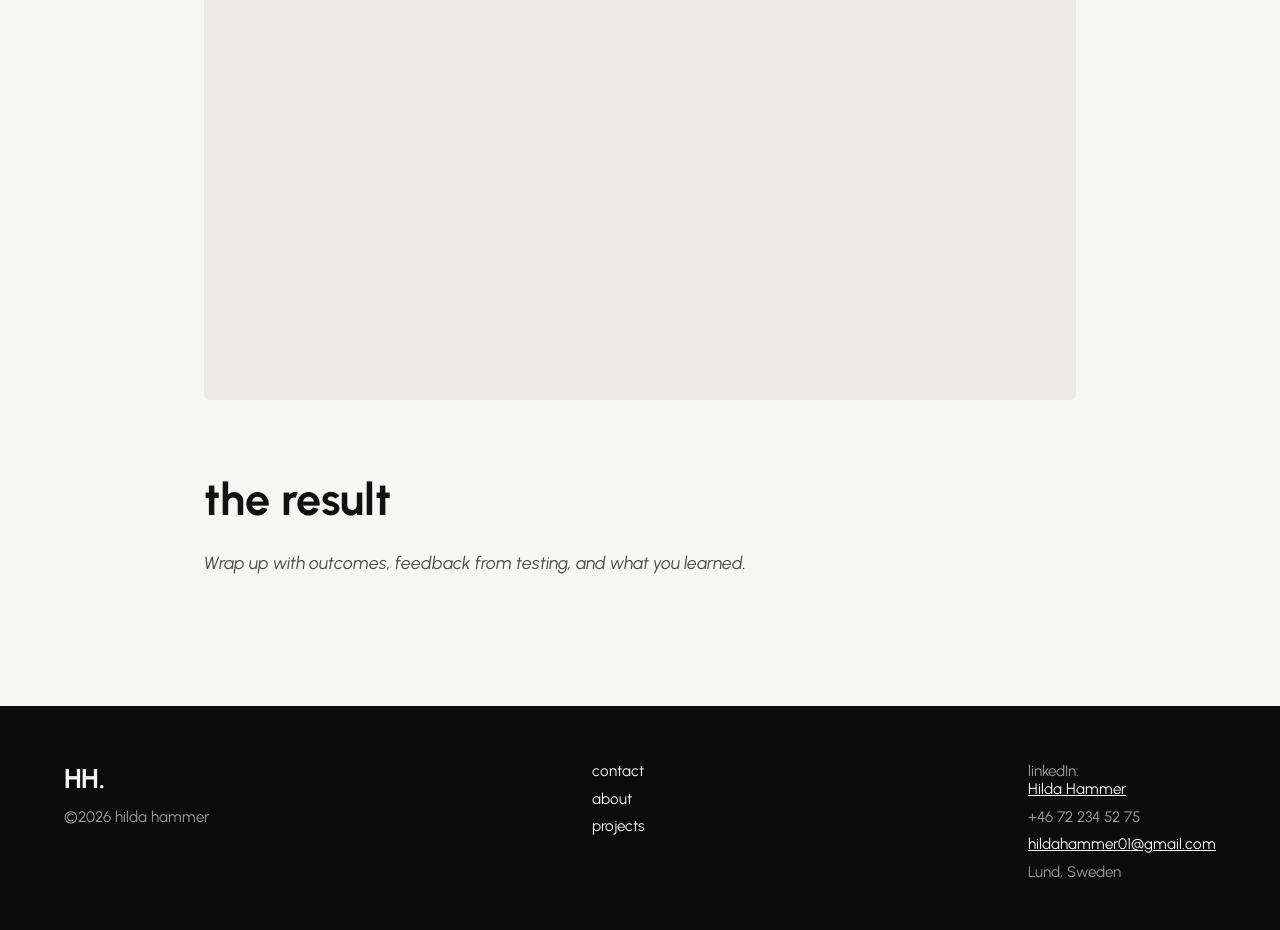
<file: project-malmoinitiativet.html>
<!DOCTYPE html>
<html lang="en">
<head>
<meta charset="UTF-8">
<meta name="viewport" content="width=device-width, initial-scale=1.0">
<title>Malmöinitiativet — Hilda Hammer</title>
<link rel="stylesheet" href="style.css">
<style>
  .case-title{
    font-family: var(--font-display);
    font-weight: 700;
    font-size: clamp(2.6rem, 7vw, 5.2rem);
    margin: 1.5rem 0 1rem;
    line-height: 1;
  }
  .case-subtitle{ font-size: 1.3rem; margin: 0 0 1.4rem; color: var(--muted); }
  .case-meta{
    font-family: var(--font-body);
    font-weight: 600;
    font-size: .95rem;
    letter-spacing: .02em;
    padding-bottom: 2.5rem;
    border-bottom: 1px solid #ddd8d0;
    margin-bottom: 3.5rem;
  }
  .case-section{ margin-bottom: 4.5rem; }
  .case-section h2{
    font-family: var(--font-display);
    font-weight: 700;
    font-size: clamp(2rem, 4vw, 2.8rem);
    margin: 0 0 1.4rem;
  }
  .case-section p{
    font-size: 1.1rem;
    line-height: 1.7;
    max-width: 640px;
    margin: 0 0 1.1rem;
  }
  .case-image{
    width: 100%;
    border-radius: 6px;
    background: var(--card-bg);
    aspect-ratio: 16/9;
    margin-top: 1.5rem;
  }
  .placeholder-note{
    font-size: .95rem;
    color: var(--muted);
    font-style: italic;
  }
</style>
</head>
<body>

<header class="site-header">
  <a href="index.html" class="logo">HH.</a>
  <button class="nav-toggle" aria-label="Toggle menu"><span></span><span></span><span></span></button>
    <nav class="nav">
      <a href="projects.html" class="active">projects</a>
      <a href="about.html">about</a>
      <a href="contact.html">contact</a>
  </nav>
</header>

<main class="wrap">

  <a class="back-link" href="projects.html">
    <svg viewBox="0 0 24 24" fill="none" stroke="currentColor" stroke-width="2.4" stroke-linecap="round"><path d="M15 6l-6 6 6 6"/></svg>
    back to projects
  </a>

  <h1 class="case-title">02. malmöinitiativet</h1>
  <p class="case-subtitle">simplifying citizen engagement through intuitive design</p>
  <p class="case-meta">SCHOOL PROJECT&nbsp; | &nbsp;UX/UI DESIGN&nbsp; | &nbsp;2025</p>

  <section class="case-section">
    <h2>the challenge</h2>
    <!-- Replace with your real project description -->
    <p class="placeholder-note">Describe the problem Malmöinitiativet set out to solve — who the users were and what made citizen engagement difficult before your redesign.</p>
  </section>

  <section class="case-section">
    <h2>my approach</h2>
    <!-- Add your process description, research methods, and any sketches/photos here -->
    <p class="placeholder-note">Add a short description of your research and design process here — e.g. interviews, competitor analysis, sketches, and early prototypes.</p>
    <div class="case-image"></div>
  </section>

  <section class="case-section">
    <h2>the solution</h2>
    <!-- Add final designs, screenshots and explanation here -->
    <p class="placeholder-note">Describe the final concept and show the widget designs here.</p>
    <div class="case-image"></div>
  </section>

  <section class="case-section">
    <h2>the result</h2>
    <!-- Add outcomes, learnings and reflections here -->
    <p class="placeholder-note">Wrap up with outcomes, feedback from testing, and what you learned.</p>
  </section>

</main>

<footer class="site-footer">
  <div class="footer-grid">
    <div class="footer-brand">
      <div class="logo">HH.</div>
      <p>©2026 hilda hammer</p>
    </div>
    <div class="footer-col">
      <a href="contact.html">contact</a>
      <a href="about.html">about</a>
      <a href="projects.html">projects</a>
    </div>
    <div class="footer-col">
      <p>linkedIn: <a class="footer-underline" href="https://www.linkedin.com/in/hildahammer" target="_blank" rel="noopener">Hilda Hammer</a></p>
      <p>+46 72 234 52 75</p>
      <p><a class="footer-underline" href="mailto:hildahammer01@gmail.com">hildahammer01@gmail.com</a></p>
      <p>Lund, Sweden</p>
    </div>
  </div>
</footer>

<script src="script.js"></script>
</body>
</html>
</file>
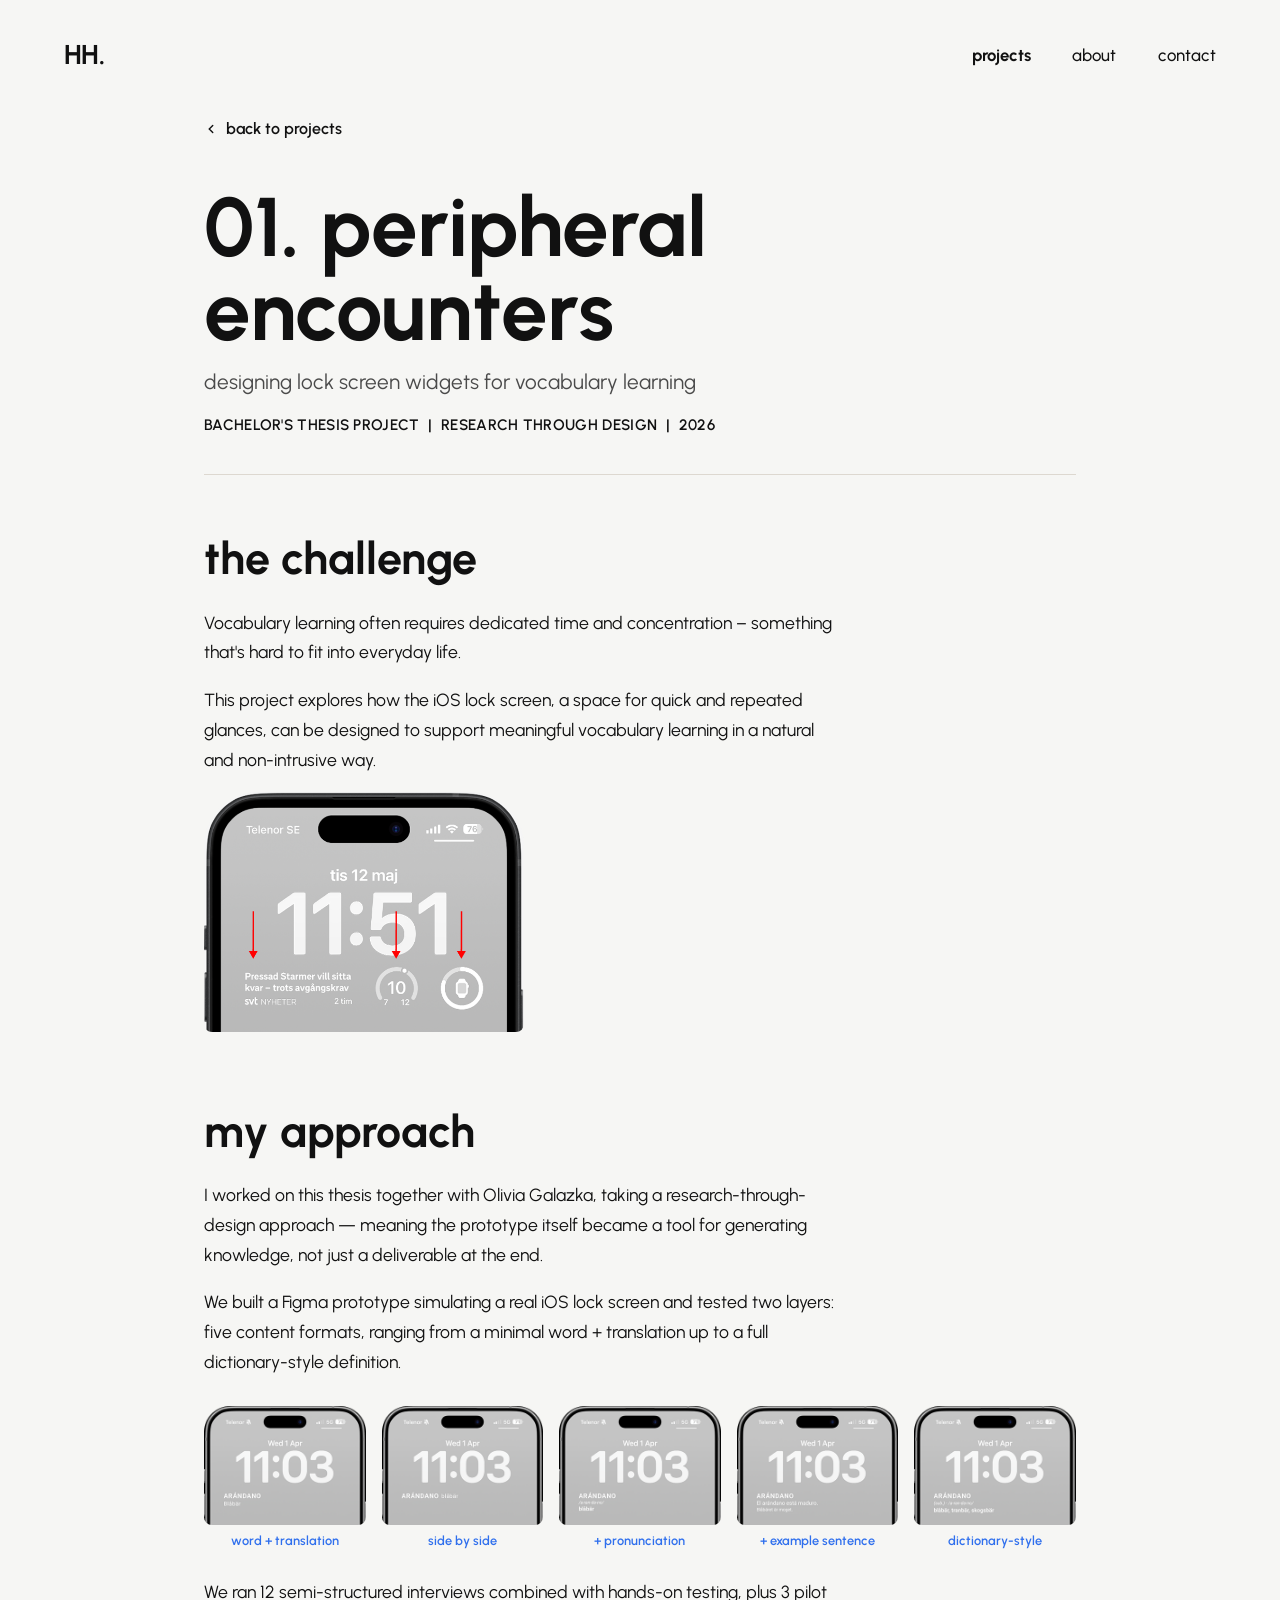
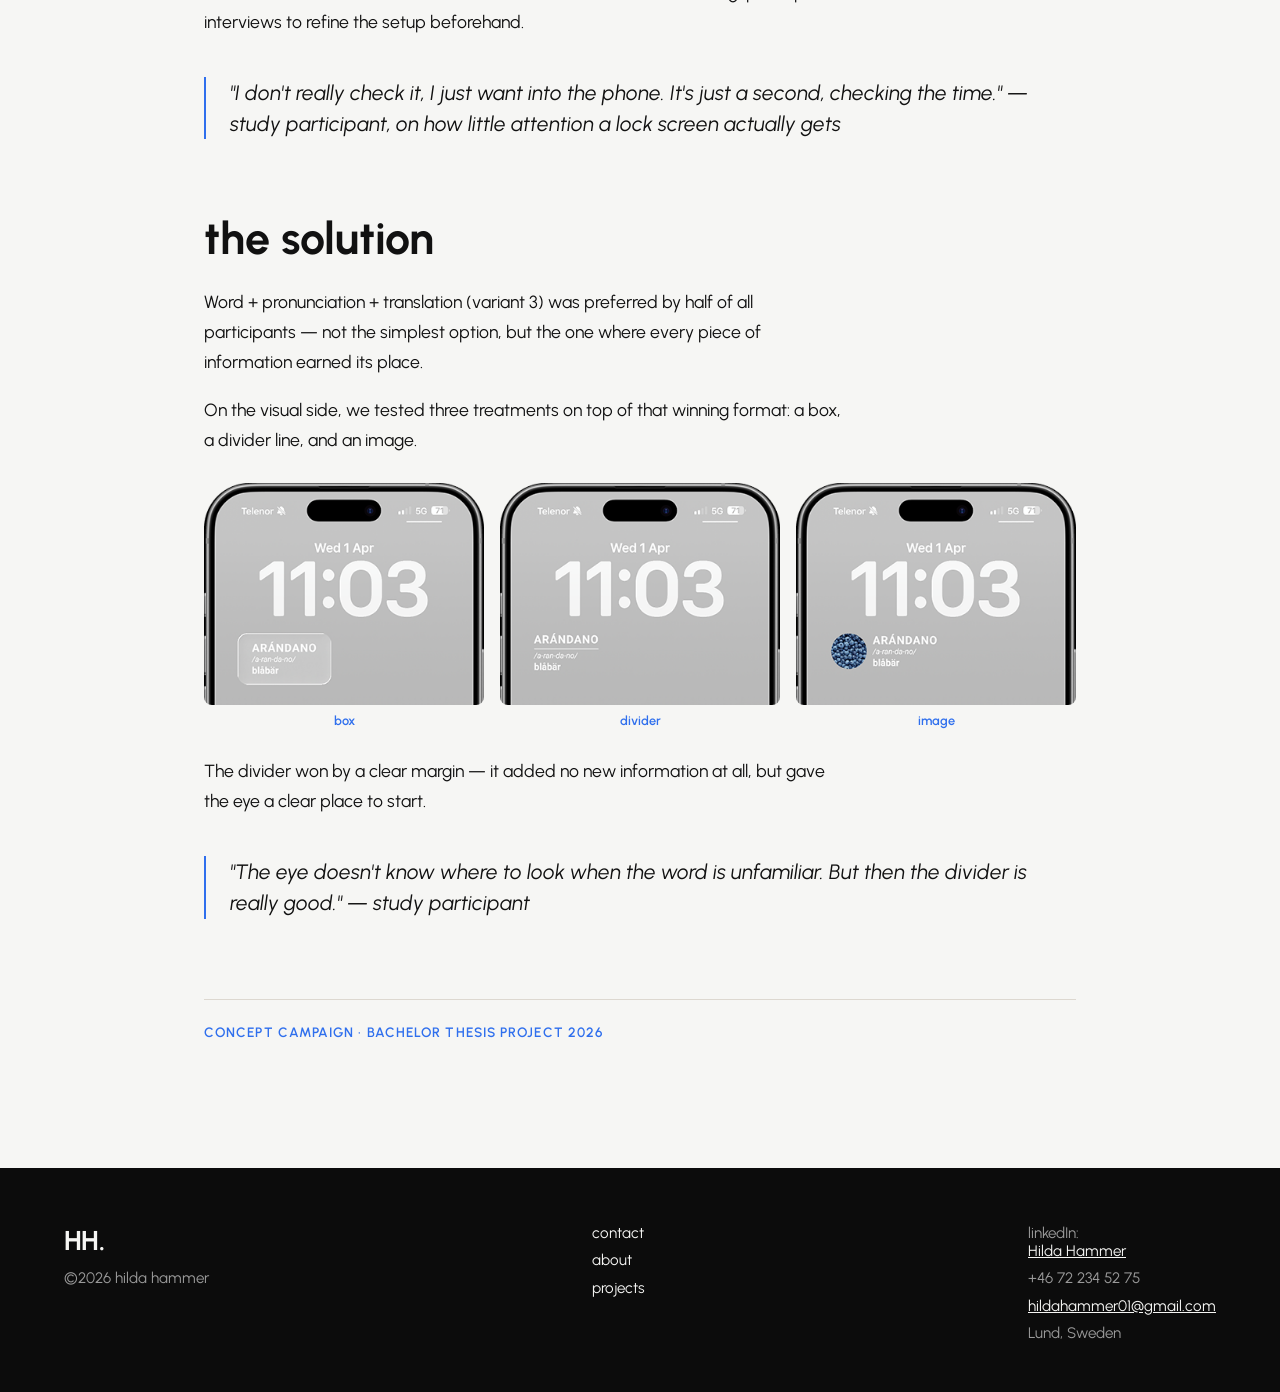
<file: project-peripheral-encounters.html>
<!DOCTYPE html>
<html lang="en">
<head>
<meta charset="UTF-8">
<meta name="viewport" content="width=device-width, initial-scale=1.0">
<title>Peripheral Encounters — Hilda Hammer</title>
<link rel="stylesheet" href="style.css">
<style>
  .case-title{
    font-family: var(--font-display);
    font-weight: 700;
    font-size: clamp(2.6rem, 7vw, 5.2rem);
    margin: 1.5rem 0 1rem;
    line-height: 1;
  }
  .case-subtitle{ font-size: 1.3rem; margin: 0 0 1.4rem; color: var(--muted); }
  .case-meta{
    font-family: var(--font-body);
    font-weight: 600;
    font-size: .95rem;
    letter-spacing: .02em;
    padding-bottom: 2.5rem;
    border-bottom: 1px solid #ddd8d0;
    margin-bottom: 3.5rem;
  }
  .case-section{ margin-bottom: 4.5rem; }
  .case-section h2{
    font-family: var(--font-display);
    font-weight: 700;
    font-size: clamp(2rem, 4vw, 2.8rem);
    margin: 0 0 1.4rem;
  }
  .case-section p{
    font-size: 1.1rem;
    line-height: 1.7;
    max-width: 640px;
    margin: 0 0 1.1rem;
  }
  .case-image{
    width: 100%;
    border-radius: 6px;
    background: var(--card-bg);
    aspect-ratio: 16/9;
    margin-top: 1.5rem;
  }
    .placeholder-note{
    font-size: .95rem;
    color: var(--muted);
    font-style: italic;
  }
  .phone-grid{
    display: grid;
    grid-template-columns: repeat(auto-fit, minmax(140px, 1fr));
    gap: 1rem;
    margin: 1.8rem 0;
  }
  .phone-grid img{
    width: 100%;
    border-radius: 8px;
  }
  .phone-grid figcaption{
    font-size: 0.8rem;
    font-weight: 600;
    color: #2f6fed;
    text-align: center;
    margin-top: 0.5rem;
  }
  .phone-grid.featured{
    grid-template-columns: minmax(200px, 280px);
    justify-content: center;
  }
  .case-quote{
    border-left: 2px solid #2f6fed;
    padding-left: 1.5rem;
    margin: 2.5rem 0;
    font-family: var(--font-display);
    font-size: 1.3rem;
    font-style: italic;
    line-height: 1.5;
  }
  .case-quote cite{
    display: block;
    font-family: var(--font-body);
    font-style: normal;
    font-size: 0.85rem;
    color: var(--muted);
    margin-top: 0.6rem;
  }

  .case-signature{
    margin-top: 5rem;
    padding-top: 1.5rem;
    border-top: 1px solid #ddd8d0;
    font-size: 0.85rem;
    font-weight: 600;
    letter-spacing: 0.08em;
    color: #2f6fed;
    text-transform: uppercase;
  }
</style>
</head>
<body>

<header class="site-header">
  <a href="index.html" class="logo">HH.</a>
  <button class="nav-toggle" aria-label="Toggle menu"><span></span><span></span><span></span></button>
    <nav class="nav">
      <a href="projects.html" class="active">projects</a>
      <a href="about.html">about</a>
      <a href="contact.html">contact</a>
  </nav>
</header>

<main class="wrap">

  <a class="back-link" href="projects.html">
    <svg viewBox="0 0 24 24" fill="none" stroke="currentColor" stroke-width="2.4" stroke-linecap="round"><path d="M15 6l-6 6 6 6"/></svg>
    back to projects
  </a>

  <h1 class="case-title">01. peripheral encounters</h1>
  <p class="case-subtitle">designing lock screen widgets for vocabulary learning</p>
    <p class="case-meta">BACHELOR'S THESIS PROJECT&nbsp; | &nbsp;RESEARCH THROUGH DESIGN&nbsp; | &nbsp;2026</p>

    <section class="case-section">
    <h2>the challenge</h2>
    <p>Vocabulary learning often requires dedicated time and concentration – something that's hard to fit into everyday life.</p>
    <p>This project explores how the iOS lock screen, a space for quick and repeated glances, can be designed to support meaningful vocabulary learning in a natural and non-intrusive way.</p>
    <img src="images/peripheral-encounters/lockscreen-context.png" alt="An iOS lock screen with arrows pointing to the widget area" style="max-width: 320px; border-radius: 8px; margin-top: 1rem;">
  </section>

  <section class="case-section">
    <h2>my approach</h2>
    <p>I worked on this thesis together with Olivia Galazka, taking a research-through-design approach — meaning the prototype itself became a tool for generating knowledge, not just a deliverable at the end.</p>
    <p>We built a Figma prototype simulating a real iOS lock screen and tested two layers: five content formats, ranging from a minimal word + translation up to a full dictionary-style definition.</p>
    <figure class="phone-grid">
      <div><img src="images/peripheral-encounters/variant1.png" alt="Variant 1"><figcaption>word + translation</figcaption></div>
      <div><img src="images/peripheral-encounters/variant2.png" alt="Variant 2"><figcaption>side by side</figcaption></div>
      <div><img src="images/peripheral-encounters/variant3.png" alt="Variant 3"><figcaption>+ pronunciation</figcaption></div>
      <div><img src="images/peripheral-encounters/variant4.png" alt="Variant 4"><figcaption>+ example sentence</figcaption></div>
      <div><img src="images/peripheral-encounters/variant5.png" alt="Variant 5"><figcaption>dictionary-style</figcaption></div>
    </figure>
    <p>We ran 12 semi-structured interviews combined with hands-on testing, plus 3 pilot interviews to refine the setup beforehand.</p>
    <blockquote class="case-quote">
      "I don't really check it, I just want into the phone. It's just a second, checking the time."
      — study participant, on how little attention a lock screen actually gets
    </blockquote>
  </section>

  <section class="case-section">
    <h2>the solution</h2>
    <p>Word + pronunciation + translation (variant 3) was preferred by half of all participants — not the simplest option, but the one where every piece of information earned its place.</p>
    <p>On the visual side, we tested three treatments on top of that winning format: a box, a divider line, and an image.</p>
    <figure class="phone-grid">
      <div><img src="images/peripheral-encounters/design1.png" alt="Box variant"><figcaption>box</figcaption></div>
      <div><img src="images/peripheral-encounters/design2.png" alt="Divider variant"><figcaption>divider</figcaption></div>
      <div><img src="images/peripheral-encounters/design3.png" alt="Image variant"><figcaption>image</figcaption></div>
    </figure>
    <p>The divider won by a clear margin — it added no new information at all, but gave the eye a clear place to start.</p>
        <blockquote class="case-quote">
      "The eye doesn't know where to look when the word is unfamiliar. But then the divider is really good."
      — study participant
    </blockquote>
  </section>

  <p class="case-signature">Concept campaign · Bachelor thesis project 2026</p>

</main>

<footer class="site-footer">
  <div class="footer-grid">
    <div class="footer-brand">
      <div class="logo">HH.</div>
      <p>©2026 hilda hammer</p>
    </div>
    <div class="footer-col">
      <a href="contact.html">contact</a>
      <a href="about.html">about</a>
      <a href="projects.html">projects</a>
    </div>
    <div class="footer-col">
      <p>linkedIn: <a class="footer-underline" href="https://www.linkedin.com/in/hildahammer" target="_blank" rel="noopener">Hilda Hammer</a></p>
      <p>+46 72 234 52 75</p>
      <p><a class="footer-underline" href="mailto:hildahammer01@gmail.com">hildahammer01@gmail.com</a></p>
      <p>Lund, Sweden</p>
    </div>
  </div>
</footer>

<script src="script.js"></script>
</body>
</html>
</file>
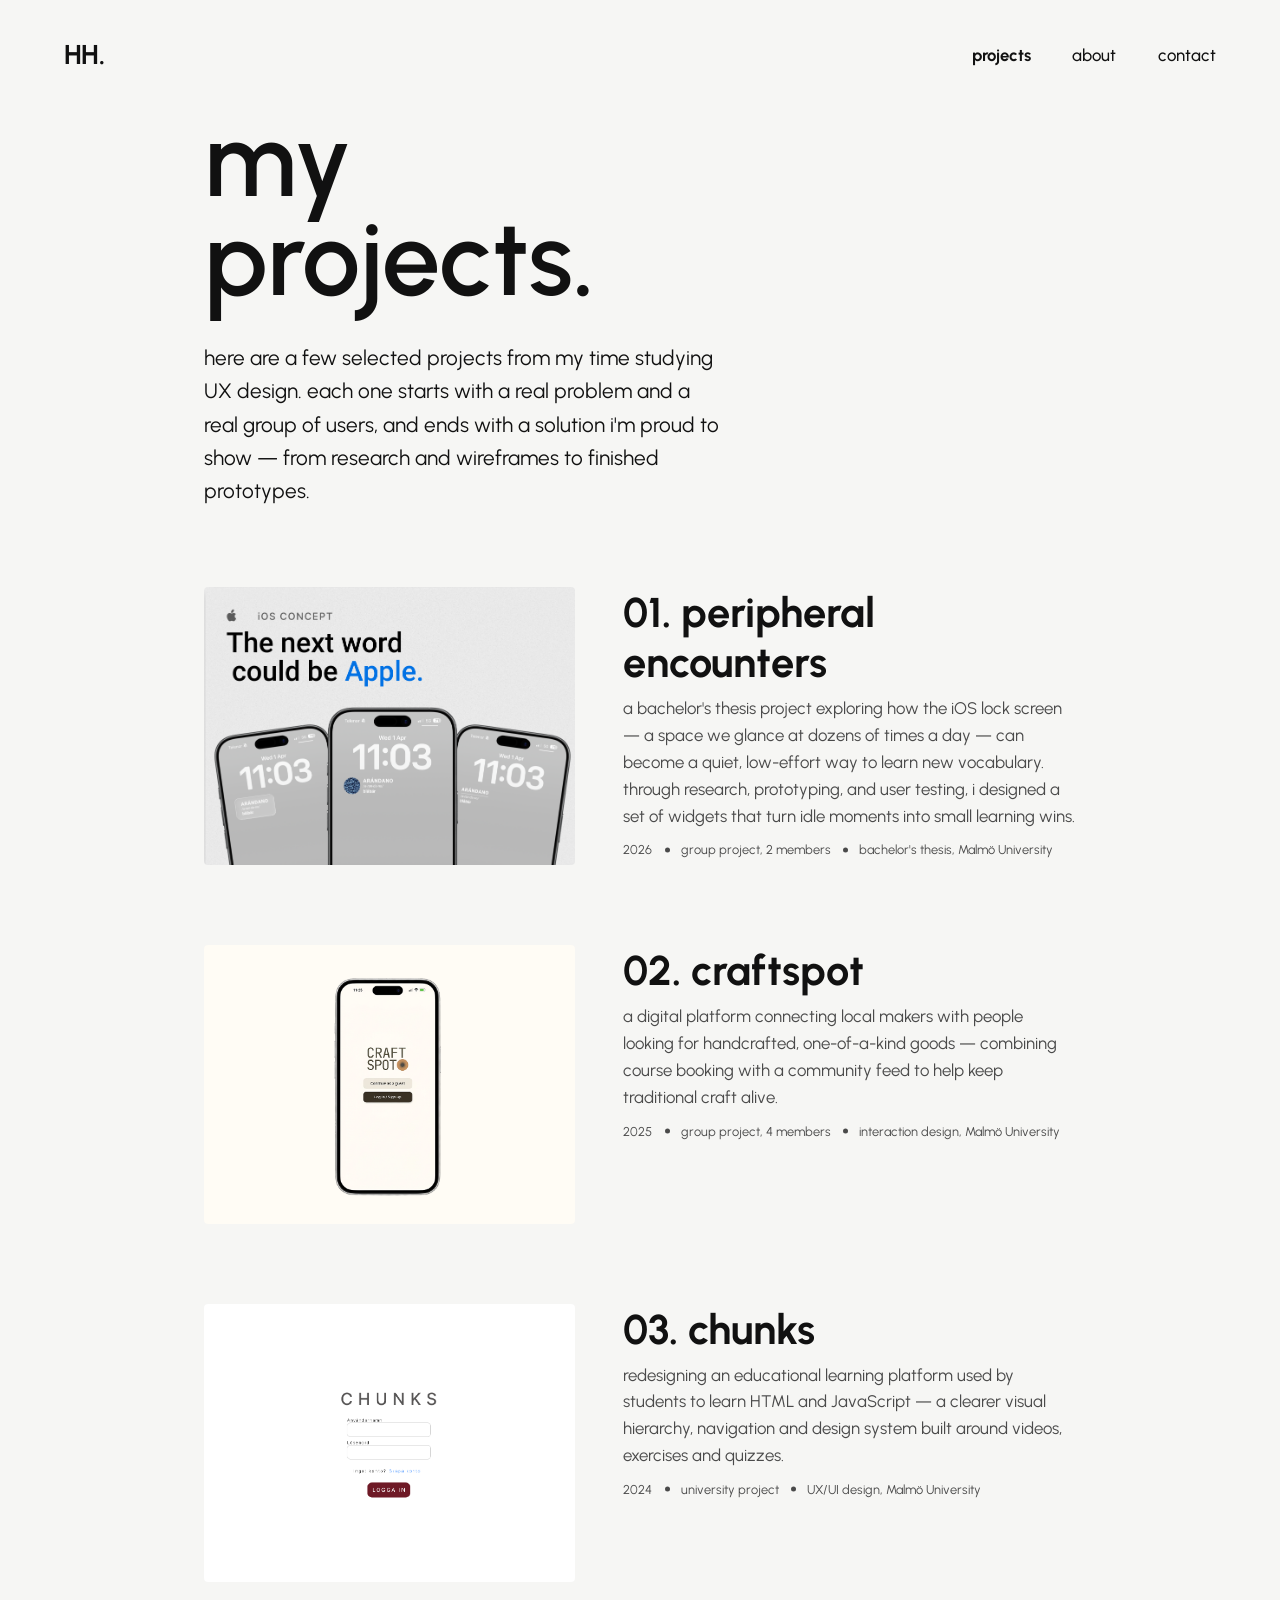
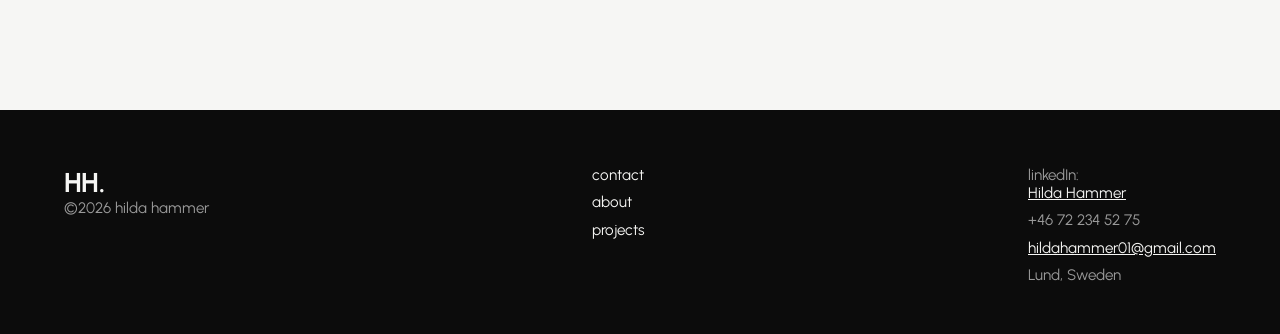
<file: projects.html>
<!DOCTYPE html>
<html lang="en">
<head>
<meta charset="UTF-8">
<meta name="viewport" content="width=device-width, initial-scale=1.0">
<title>Projects — Hilda Hammer</title>
<link rel="stylesheet" href="style.css">
<style>
  .page-title{
    font-family: var(--font-display);
    font-weight: 600;
    font-size: clamp(3.6rem, 9vw, 6.5rem);
    line-height: .95;
    margin: 2.5rem 0 2rem;
  }
  .lede{
    font-size: 1.3rem;
    line-height: 1.6;
    max-width: 520px;
    margin: 0 0 5rem;
  }
    .proj-row{
    display: grid;
    grid-template-columns: 0.9fr 1.1fr;
    gap: 3rem;
    align-items: start;
    margin-bottom: 5rem;
    transition: opacity .15s ease;
  }
  .proj-row:hover{ opacity: .85; }
  .proj-row img{
    width: 100%;
    aspect-ratio: 4/3;
    object-fit: cover;
    border-radius: 4px;
    background: var(--card-bg);
  }
  .proj-row.placeholder img{ aspect-ratio: 4/3; }
  .proj-row h2{
    font-family: var(--font-display);
    font-weight: 700;
    font-size: clamp(1.8rem, 3.4vw, 2.6rem);
    margin: 0 0 .5rem;
  }
  .proj-row p{ margin: 0 0 0.6rem; color: var(--muted); font-size: 1.05rem; line-height: 1.6; max-width: 460px; }
  .proj-row.disabled{ pointer-events: none; }
  .coming-soon{ font-size: .95rem; color: var(--muted); margin-top: .6rem; display: inline-block; }

      .proj-meta{
    display: flex;
    flex-wrap: nowrap;
    gap: 0.8rem;
    margin-top: 0.8rem;
  }
  .proj-meta span{
    font-size: 0.8rem;
    color: var(--muted);
    padding-left: 1rem;
    position: relative;
    white-space: nowrap;
  }
  .proj-meta span::before{
    content: "";
    position: absolute;
    left: 0;
    top: 50%;
    transform: translateY(-50%);
    width: 5px;
    height: 5px;
    border-radius: 50%;
    background: var(--muted);
  }
  .proj-meta span:first-child{ padding-left: 0; }
  .proj-meta span:first-child::before{ display: none; }

    @media (max-width: 760px){
    .proj-row{ grid-template-columns: 1fr; gap: 1.4rem; }
    .proj-meta{ flex-wrap: wrap; }
  }
</style>
</head>
<body>

<header class="site-header">
  <a href="index.html" class="logo">HH.</a>
  <button class="nav-toggle" aria-label="Toggle menu"><span></span><span></span><span></span></button>
    <nav class="nav">
      <a href="projects.html" class="active">projects</a>
      <a href="about.html">about</a>
      <a href="contact.html">contact</a>
  </nav>
</header>

<main class="wrap">
  <h1 class="page-title">my<br>projects.</h1>
  <p class="lede">here are a few selected projects from my time studying UX design. each one starts with a real problem and a real group of users, and ends with a solution i'm proud to show — from research and wireframes to finished prototypes.</p>
  <a class="proj-row" href="project-peripheral-encounters.html">
    <img src="images/mockup.png" alt="Peripheral Encounters project preview">
      <div>
        <h2>01. peripheral encounters</h2>
        <p>a bachelor's thesis project exploring how the iOS lock screen — a space we glance at dozens of times a day — can become a quiet, low-effort way to learn new vocabulary. through research, prototyping, and user testing, i designed a set of widgets that turn idle moments into small learning wins.</p>
        <div class="proj-meta">
          <span>2026</span>
          <span>group project, 2 members</span>
          <span>bachelor's thesis, Malmö University</span>
        </div>
    </div>
  </a>

  <a class="proj-row" href="project-craftspot.html">
    <img src="images/craftspot/craftspot-logo.png" alt="CraftSpot project preview">
    <div>
      <h2>02. craftspot</h2>
      <p>a digital platform connecting local makers with people looking for handcrafted, one-of-a-kind goods — combining course booking with a community feed to help keep traditional craft alive.</p>
      <div class="proj-meta">
        <span>2025</span>
        <span>group project, 4 members</span>
        <span>interaction design, Malmö University</span>
      </div>
    </div>
  </a>

  <a class="proj-row" href="project-chunks.html">
    <img src="images/chunks/login.png" alt="Chunks project preview">
    <div>
      <h2>03. chunks</h2>
      <p>redesigning an educational learning platform used by students to learn HTML and JavaScript — a clearer visual hierarchy, navigation and design system built around videos, exercises and quizzes.</p>
      <div class="proj-meta">
        <span>2024</span>
        <span>university project</span>
        <span>UX/UI design, Malmö University</span>
      </div>
    </div>
  </a>

</main>

<footer class="site-footer">
  <div class="footer-grid">
      <div class="footer-brand">
        <a href="index.html" class="logo">HH.</a>
        <p>©2026 hilda hammer</p>
    </div>
    <div class="footer-col">
      <a href="contact.html">contact</a>
      <a href="about.html">about</a>
      <a href="projects.html">projects</a>
    </div>
    <div class="footer-col">
      <p>linkedIn: <a class="footer-underline" href="https://www.linkedin.com/in/hildahammer" target="_blank" rel="noopener">Hilda Hammer</a></p>
      <p>+46 72 234 52 75</p>
      <p><a class="footer-underline" href="mailto:hildahammer01@gmail.com">hildahammer01@gmail.com</a></p>
      <p>Lund, Sweden</p>
    </div>
  </div>
</footer>

<script src="script.js"></script>
</body>
</html>
</file>
<file: style.css>
/* ---------- Hilda Hammer — portfolio ---------- */

@import url('https://fonts.googleapis.com/css2?family=Urbanist:wght@400;500;600;700;800&display=swap');

:root{
  --bg: #f6f6f4;
  --ink: #111111;
  --muted: #4a4a4a;
  --footer-bg: #0c0c0c;
  --footer-text: #f6f6f4;
  --footer-muted: #9a9a9a;
  --card-bg: #eceae6;

  --max: 1000px;
  --pad: 5vw;

  --font-display: 'Urbanist', sans-serif;
  --font-body: 'Urbanist', sans-serif;
}

*{
  box-sizing: border-box;
}

html{
  scroll-behavior: smooth;
}

body{
  margin: 0;
  background: var(--bg);
  color: var(--ink);
  font-family: var(--font-body);
  -webkit-font-smoothing: antialiased;
}

img{
  max-width: 100%;
  display: block;
}

a{
  color: inherit;
  text-decoration: none;
}

.wrap{
  max-width: var(--max);
  margin: 0 auto;
  padding: 0 var(--pad);
}


/* ---------- Header ---------- */

.site-header{
  display: flex;
  align-items: center;
  justify-content: space-between;
  padding: 2.4rem var(--pad) 0;
}

.logo{
  font-family: var(--font-display);
  font-weight: 700;
  font-size: 1.7rem;
  letter-spacing: -0.02em;
}

.nav{
  display: flex;
  gap: 2.6rem;
  font-size: 1.05rem;
}

.nav a{
  position: relative;
  font-weight: 500;
  transition: opacity .15s ease, font-weight .15s ease;
}

.nav a:hover{
  opacity: .55;
}

.nav a.active{
  font-weight: 700;
}

.nav-toggle{
  display: none;
  background: none;
  border: none;
  cursor: pointer;
  padding: 0;
}

.nav-toggle span{
  display: block;
  width: 26px;
  height: 2px;
  background: var(--ink);
  margin: 6px 0;
}


/* ---------- Buttons / links with chevron ---------- */

.link-arrow{
  display: inline-flex;
  align-items: center;
  gap: .4rem;
  font-family: var(--font-display);
  font-weight: 600;
  font-size: 1.2rem;
}

.link-arrow svg{
  width: 16px;
  height: 16px;
  transition: transform .15s ease;
}

.link-arrow:hover svg{
  transform: translateX(4px);
}

.back-link{
  display: inline-flex;
  align-items: center;
  gap: .5rem;
  font-weight: 600;
  margin: 3rem 0 1.5rem;
}

.back-link svg{
  width: 14px;
  height: 14px;
}

/* ---------- CV download button ---------- */

.btn-cv{
  display: inline-flex;
  align-items: center;
  gap: .55rem;
  font-family: var(--font-display);
  font-weight: 600;
  font-size: 1rem;
  color: var(--ink);
  border: 1.5px solid var(--ink);
  border-radius: 999px;
  padding: .8rem 1.5rem;
  margin-top: .5rem;
  transition: background .15s ease, color .15s ease;
}

.btn-cv svg{
  width: 16px;
  height: 16px;
}

.btn-cv:hover{
  background: var(--ink);
  color: var(--bg);
}


/* ---------- Footer ---------- */

.site-footer{
  background: var(--footer-bg);
  color: var(--footer-text);
  margin-top: 8rem;
  padding: 3.5rem var(--pad) 2.5rem;
}

.footer-grid{
  width: 100%;
  max-width: none;
  margin: 0;

  display: flex;
  flex-wrap: wrap;
  justify-content: space-between;
  gap: 2.5rem;
}

.footer-brand .logo{
  color: var(--footer-text);
  margin-bottom: .8rem;
}

.footer-brand p{
  color: var(--footer-muted);
  margin: 0;
  font-size: .95rem;
}

.footer-col{
  white-space: nowrap;
}

.footer-col a,
.footer-col p{
  display: block;
  margin-bottom: .6rem;
  font-size: .95rem;
}

.footer-col a{
  color: var(--footer-text);
}

.footer-col a:hover{
  opacity: .7;
}

.footer-col p{
  color: var(--footer-muted);
  margin: 0 0 .6rem;
}

.footer-col .footer-underline{
  text-decoration: underline;
}


/* ---------- Utility ---------- */

.eyebrow{
  font-size: 1.05rem;
  color: var(--ink);
  font-weight: 600;
}


/* ---------- About page ---------- */

.about-page{
  max-width: 700px;
  margin: 0 auto;
}


/* ---------- Contact page ---------- */

.contact-page{
  max-width: 700px;
  margin: 0 auto;
}


/* ---------- Mobile ---------- */

@media (max-width: 760px){

  .nav{
    position: fixed;
    inset: 0 0 auto 0;
    top: 0;
    background: var(--bg);

    flex-direction: column;
    align-items: flex-start;
    gap: 1.6rem;

    padding: 6rem var(--pad) 3rem;

    transform: translateY(-110%);
    transition: transform .25s ease;

    z-index: 20;
    font-size: 1.4rem;
  }

  .nav.open{
    transform: translateY(0);
  }

  .nav-toggle{
    display: block;
    z-index: 30;
  }

  .site-header{
    position: relative;
  }

  .footer-grid{
    flex-direction: column;
    gap: 2rem;
  }

  .footer-col{
    white-space: normal;
  }
}
</file>
